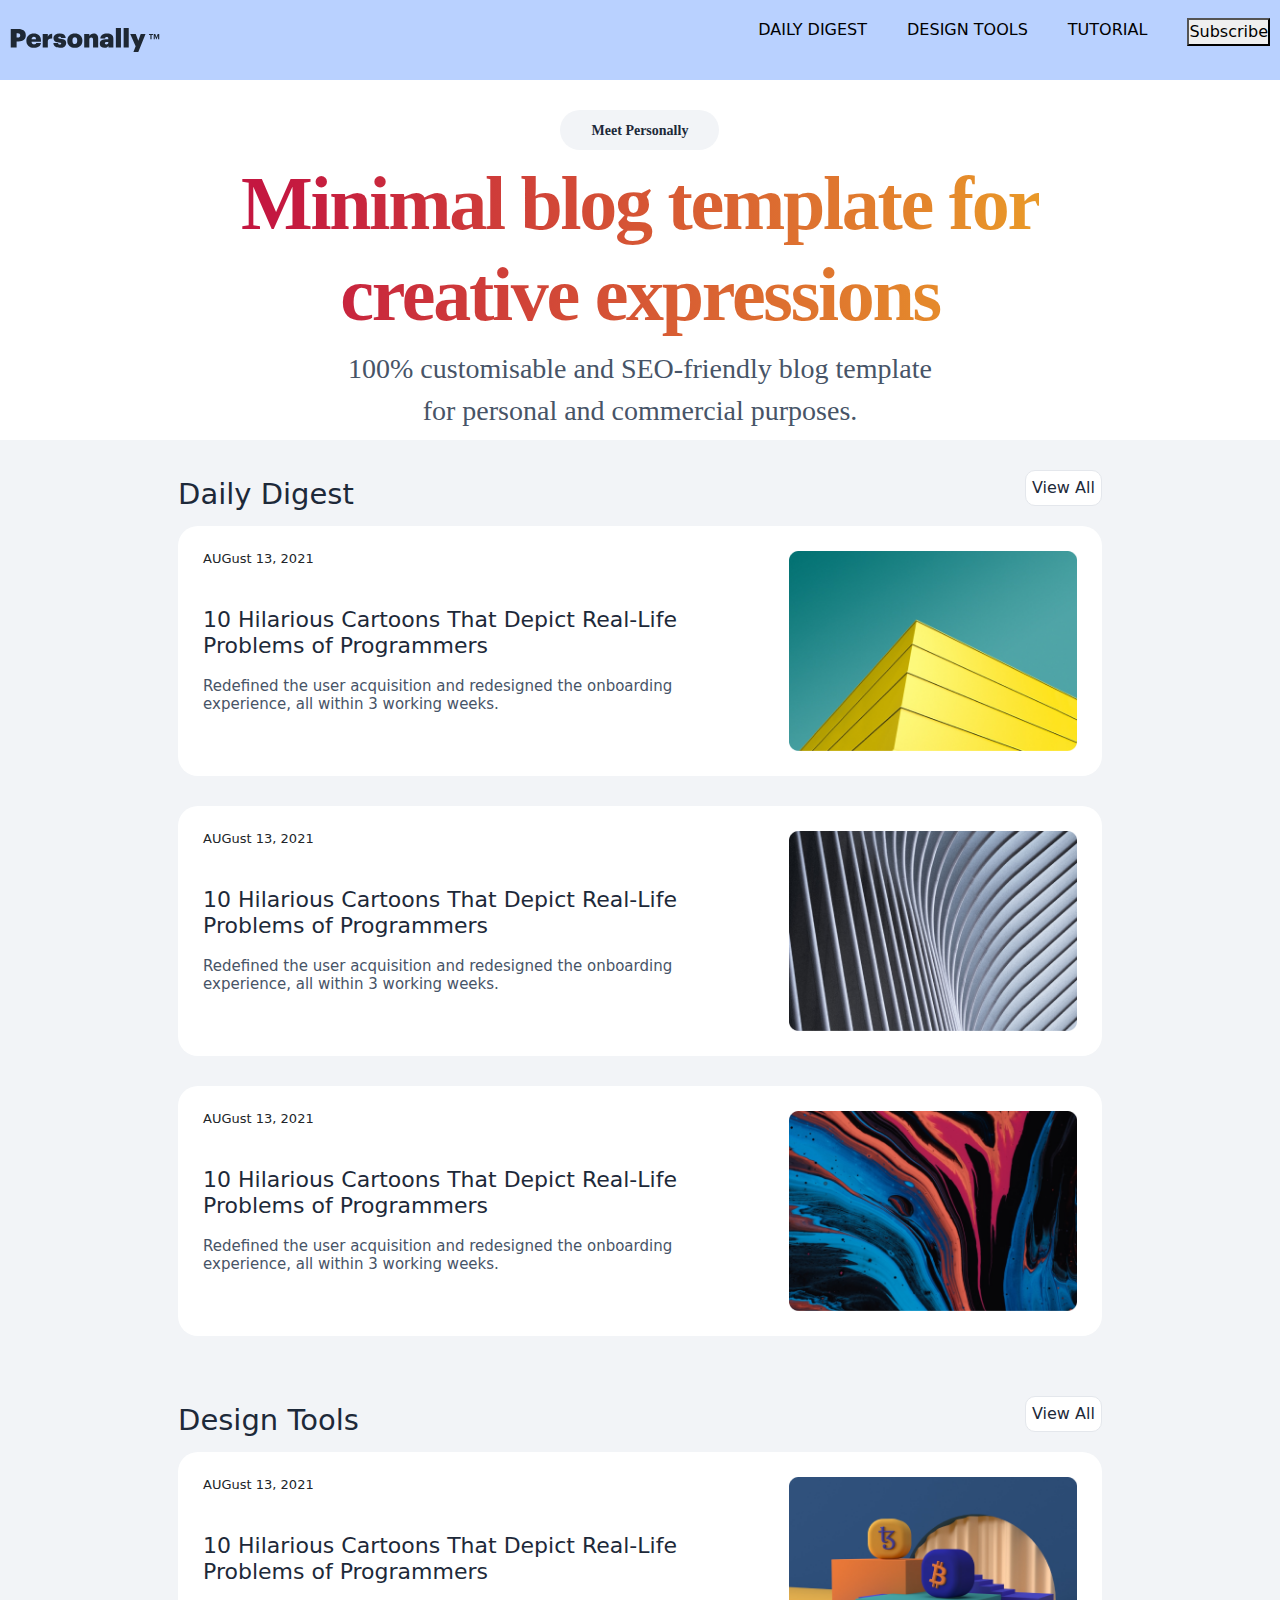
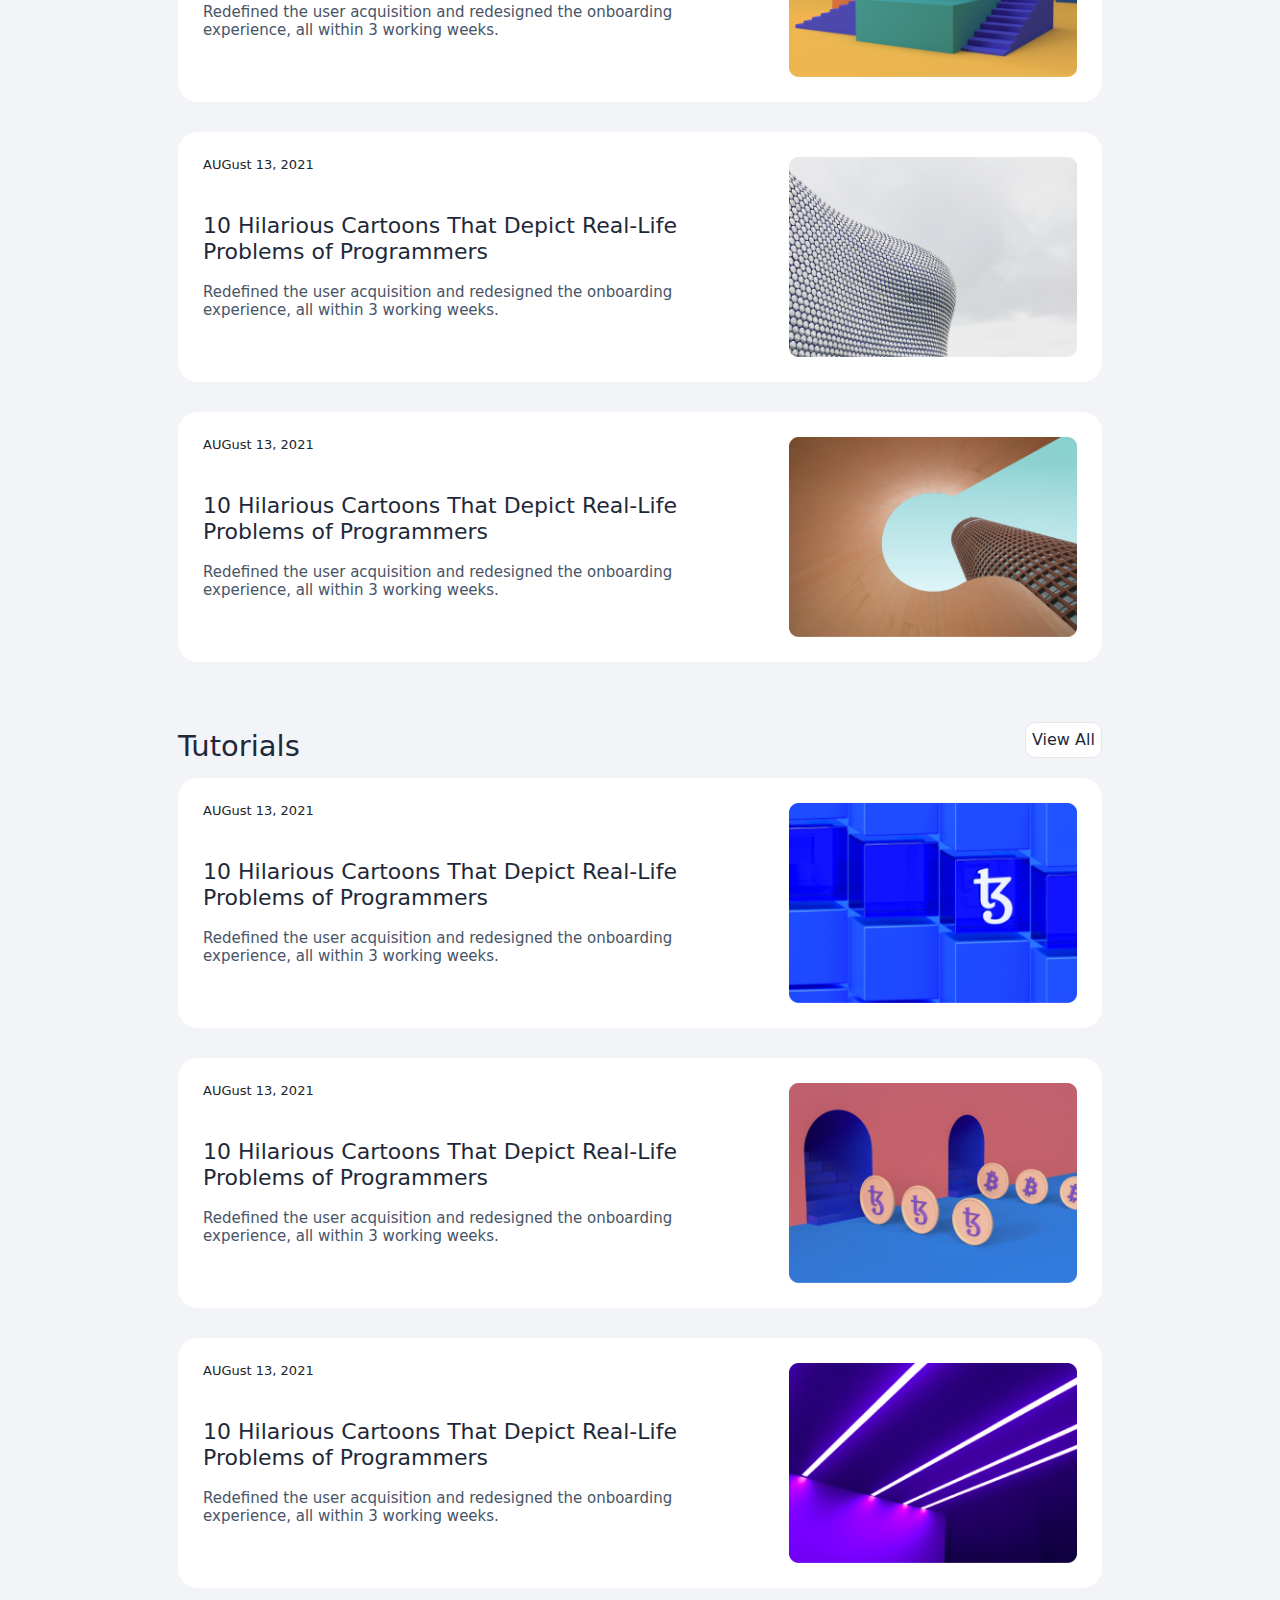
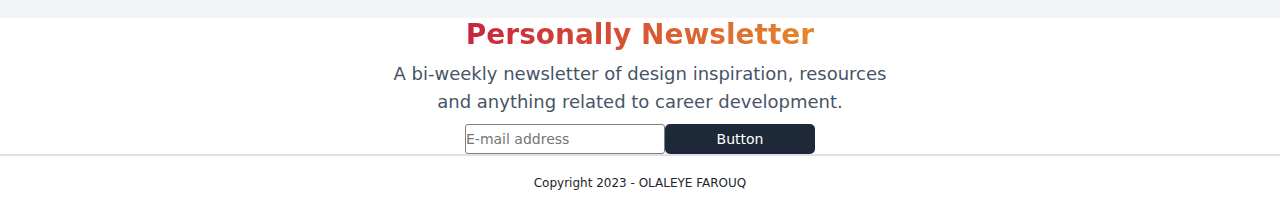
<file: index.html>
<html lang="en">
<head>
    <meta charset="UTF-8">
    <meta http-equiv="X-UA-Compatible" content="IE=edge">
    <meta name="viewport" content="width=device-width, initial-scale=1.0">
    <title>Blog Website</title>
    <link rel="stylesheet" href="index.css">
    <link rel="stylesheet" href="css/bootstrap.min.css">
    <link rel="stylesheet" href="js/bootstrap.bundle.min.js">
    <link rel="preconnect" href="https://fonts.googleapis.com">
<link rel="preconnect" href="https://fonts.gstatic.com" crossorigin>
<link href="https://fonts.googleapis.com/css2?family=Poppins:ital,wght@0,100;0,200;0,300;0,400;1,100;1,300&display=swap" rel="stylesheet">
</head>
<body>
    <div class="body">
      
    
      <header>
        <div class="lab">
          <img src="images/personally-logo.svg" alt="" id="Personally">
          <label for="mobileIcon" class="mobile">
          <div class="mobile-icon">
            <img src="images/baseline-menu.svg" alt="">
          </div>
          </label></div>
          <input type="checkbox" id="mobileIcon" class="mobileIcon">
        
        <nav class="navbar"> 
      <ul>
                 <a href="#daily-digest"> <li>Daily Digest</li></a>
                <a href="#design-tools">  <li>Design Tools</li></a>
                <a href="#tutorial"> <li>Tutorial</li></a> 
                  <button>Subscribe</button>
          </ul>
      </nav>
      </header>
        <div class="herosection">
            <div class="Personally"><h3>Meet Personally</h3></div>
            <h1>Minimal blog template for <br> creative expressions</h1>
            <h3>100% customisable and SEO-friendly blog template <br> for  personal and commercial purposes.</h3>
        </div>
       <section class="father" id="daily-digest">
            <div class="father-1">
                <div class="father-2">
                <h3>Daily Digest</h3>
               <a href="daily.html"><button>View All</button></a> 
                </div>
                <div class="father-3">
                   <div class="father-4">
                    <h4>AUGust 13, 2021 </h4>
                    <h2>10 Hilarious Cartoons That Depict Real-Life <br> Problems of Programmers</h2>
                    <h3>Redefined the user acquisition and redesigned the onboarding <br> experience, all within 3 working weeks.</h3>
                  </div> 
                  <img src="images/unsplash1.png" alt="">
                </div>

            </div>
            <div class="father-1">
   
              <div class="father-3">
                 <div class="father-4">
                  <h4>AUGust 13, 2021 </h4>
                  <h2>10 Hilarious Cartoons That Depict Real-Life <br> Problems of Programmers</h2>
                  <h3>Redefined the user acquisition and redesigned the onboarding <br> experience, all within 3 working weeks.</h3>
                </div> 
                <img src="images/unsplash2.png" alt="">
              </div>

          </div>
           
            <div class="father-1">
   
                <div class="father-3">
                   <div class="father-4">
                    <h4>AUGust 13, 2021 </h4>
                    <h2>10 Hilarious Cartoons That Depict Real-Life <br> Problems of Programmers</h2>
                    <h3>Redefined the user acquisition and redesigned the onboarding <br> experience, all within 3 working weeks.</h3>
                  </div> 
                  <img src="images/unsplash3.png" alt="">
                </div>

            </div>
            
        </section>
        

        <section class="mother" id="design-tools">
            <div class="mother-1">
                <div class="mother-2">
                <h3>Design Tools</h3>
               <a href="tools.html"> <button>View All</button></a> 
                </div>
                <div class="mother-3">
                   <div class="mother-4">
                    <h4>AUGust 13, 2021 </h4>
                    <h2>10 Hilarious Cartoons That Depict Real-Life <br> Problems of Programmers</h2>
                    <h3>Redefined the user acquisition and redesigned the onboarding <br> experience, all within 3 working weeks.</h3>
                  </div> 
                  <img src="images/unsplash4.png" alt="">
                </div>

            </div>
            <div class="mother-1">
                
                <div class="mother-3">
                   <div class="mother-4">
                    <h4>AUGust 13, 2021 </h4>
                    <h2>10 Hilarious Cartoons That Depict Real-Life <br> Problems of Programmers</h2>
                    <h3>Redefined the user acquisition and redesigned the onboarding <br> experience, all within 3 working weeks.</h3>
                  </div> 
                  <img src="images/unsplash5.png" alt="">
                </div>

            </div>
            <div class="mother-1">
   
                <div class="mother-3">
                   <div class="mother-4">
                    <h4>AUGust 13, 2021 </h4>
                    <h2>10 Hilarious Cartoons That Depict Real-Life <br> Problems of Programmers</h2>
                    <h3>Redefined the user acquisition and redesigned the onboarding <br> experience, all within 3 working weeks.</h3>
                  </div> 
                  <img src="images/unsplash6.png" alt="">
                </div>

            </div>
            
        </section>

        
        <section class="son" id="tutorial">
            <div class="son-1">
                <div class="son-2">
                <h3>Tutorials</h3>
               <a href="tutorials.html"> <button>View All</button></a>
                </div>
                <div class="son-3">
                   <div class="son-4">
                    <h4>AUGust 13, 2021 </h4>
                    <h2>10 Hilarious Cartoons That Depict Real-Life <br> Problems of Programmers</h2>
                    <h3>Redefined the user acquisition and redesigned the onboarding <br> experience, all within 3 working weeks.</h3>
                  </div> 
                  <img src="images/unsplash7.png" alt="">
                </div>

            </div>
            <div class="son-1">
                
                <div class="son-3">
                   <div class="son-4">
                    <h4>AUGust 13, 2021 </h4>
                    <h2>10 Hilarious Cartoons That Depict Real-Life <br> Problems of Programmers</h2>
                    <h3>Redefined the user acquisition and redesigned the onboarding <br> experience, all within 3 working weeks.</h3>
                  </div> 
                  <img src="images/unsplash8.png" alt="">
                </div>

            </div>
            <div class="son-1">
   
                <div class="son-3">
                   <div class="son-4">
                    <h4>AUGust 13, 2021 </h4>
                    <h2>10 Hilarious Cartoons That Depict Real-Life <br> Problems of Programmers</h2>
                    <h3>Redefined the user acquisition and redesigned the onboarding <br> experience, all within 3 working weeks.</h3>
                  </div> 
                  <img src="images/unsplash9.png" alt="">
                </div>

            </div>
            
        </section>


        <div class="newsletter">
          <h3>Personally Newsletter</h3>
          <h4>A bi-weekly newsletter of design inspiration, resources <br>and anything related to career development.</h4>
         <div class="newsbutton">
          <input type="text" placeholder="E-mail address" required></input>
          <button>Button</button>
         </div>
      </div>

      <div class="last">
        <div class="border"></div>
        <h3>Copyright 2023 - OLALEYE FAROUQ</h3>
        </div>





    </div>
</body>
</html>
</file>
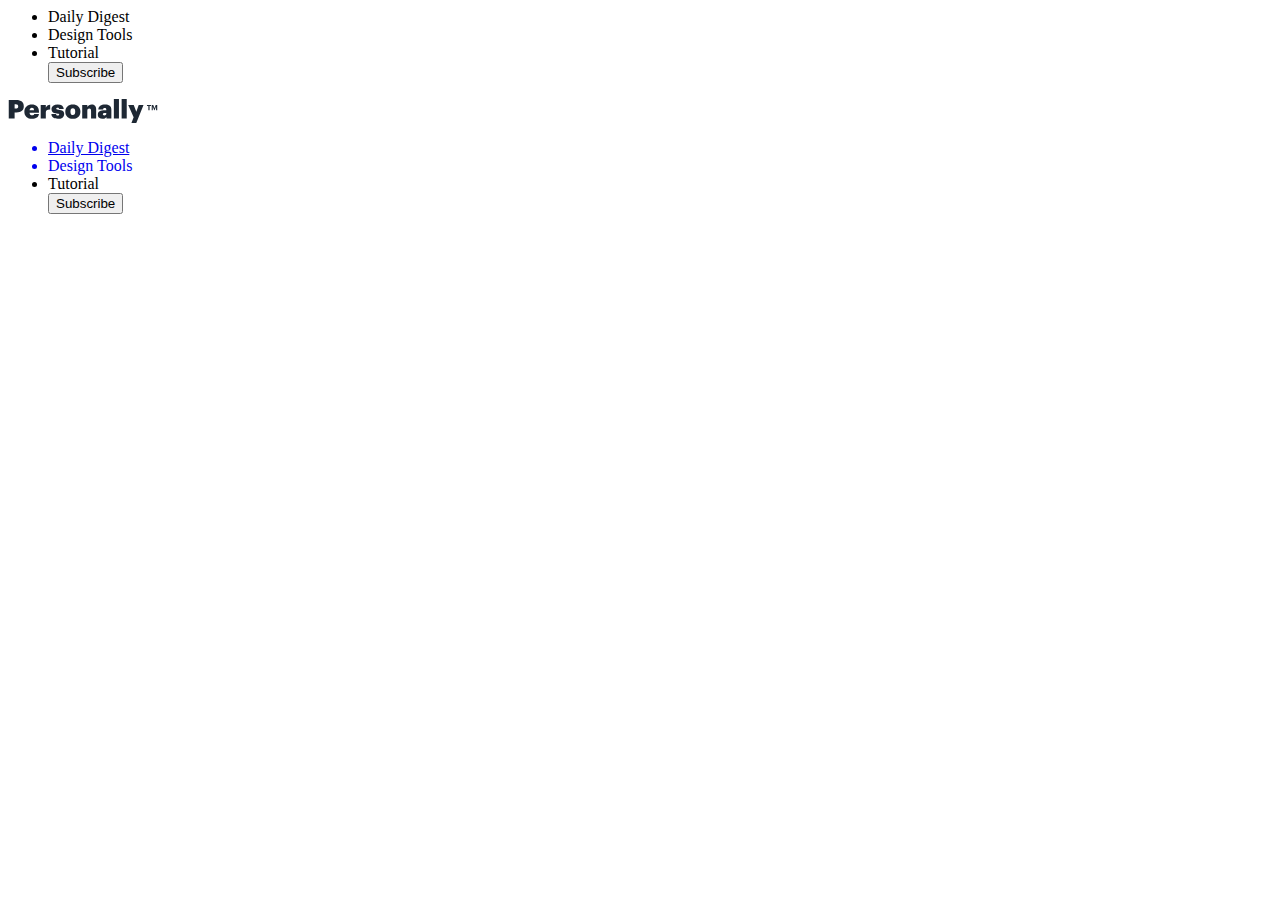
<file: als.html>
<html lang="en">
<head>
    <meta charset="UTF-8">
    <meta http-equiv="X-UA-Compatible" content="IE=edge">
    <meta name="viewport" content="width=device-width, initial-scale=1.0">
    <link rel="stylesheet" href="als.css">
    <title>Document</title>
</head>
<body>
    <header>
        <label for="mobileIcon" class="mobile">
              <div class="mobile-icon">
                <img src="images/baseline-menu.svg" alt="">
              </div>
        </label>
        <input type="checkbox" id="mobileIcon" class="mobileIcon">
       
       <nav class="navbar"> 
        <ul>
                    <li>Daily Digest</li>
                    <li>Design Tools</li>
                    <li>Tutorial</li>
                    <button>Subscribe</button>
            </ul>
        </nav>
    </header>
</body>
</html>











<div class="navbar">
          
    <img src="images/personally-logo.svg" alt=""> 
       </a> <ul class="link">
           <a href="daily.html"> <li>Daily Digest</li></a>
           <a href="#design-tools" style="text-decoration: none;"><li>Design Tools</li></a>
            <li>Tutorial</li>
            <button>Subscribe</button>
            <label for="mobileIcon" class="mobile">
              <div class="mobile-icon">
                <img src="images/baseline-menu.svg" alt="">
              </div>
            </label>
            <input type="checkbox" id="mobileIcon" class="mobileIcon">
        </ul>
</div>
</file>
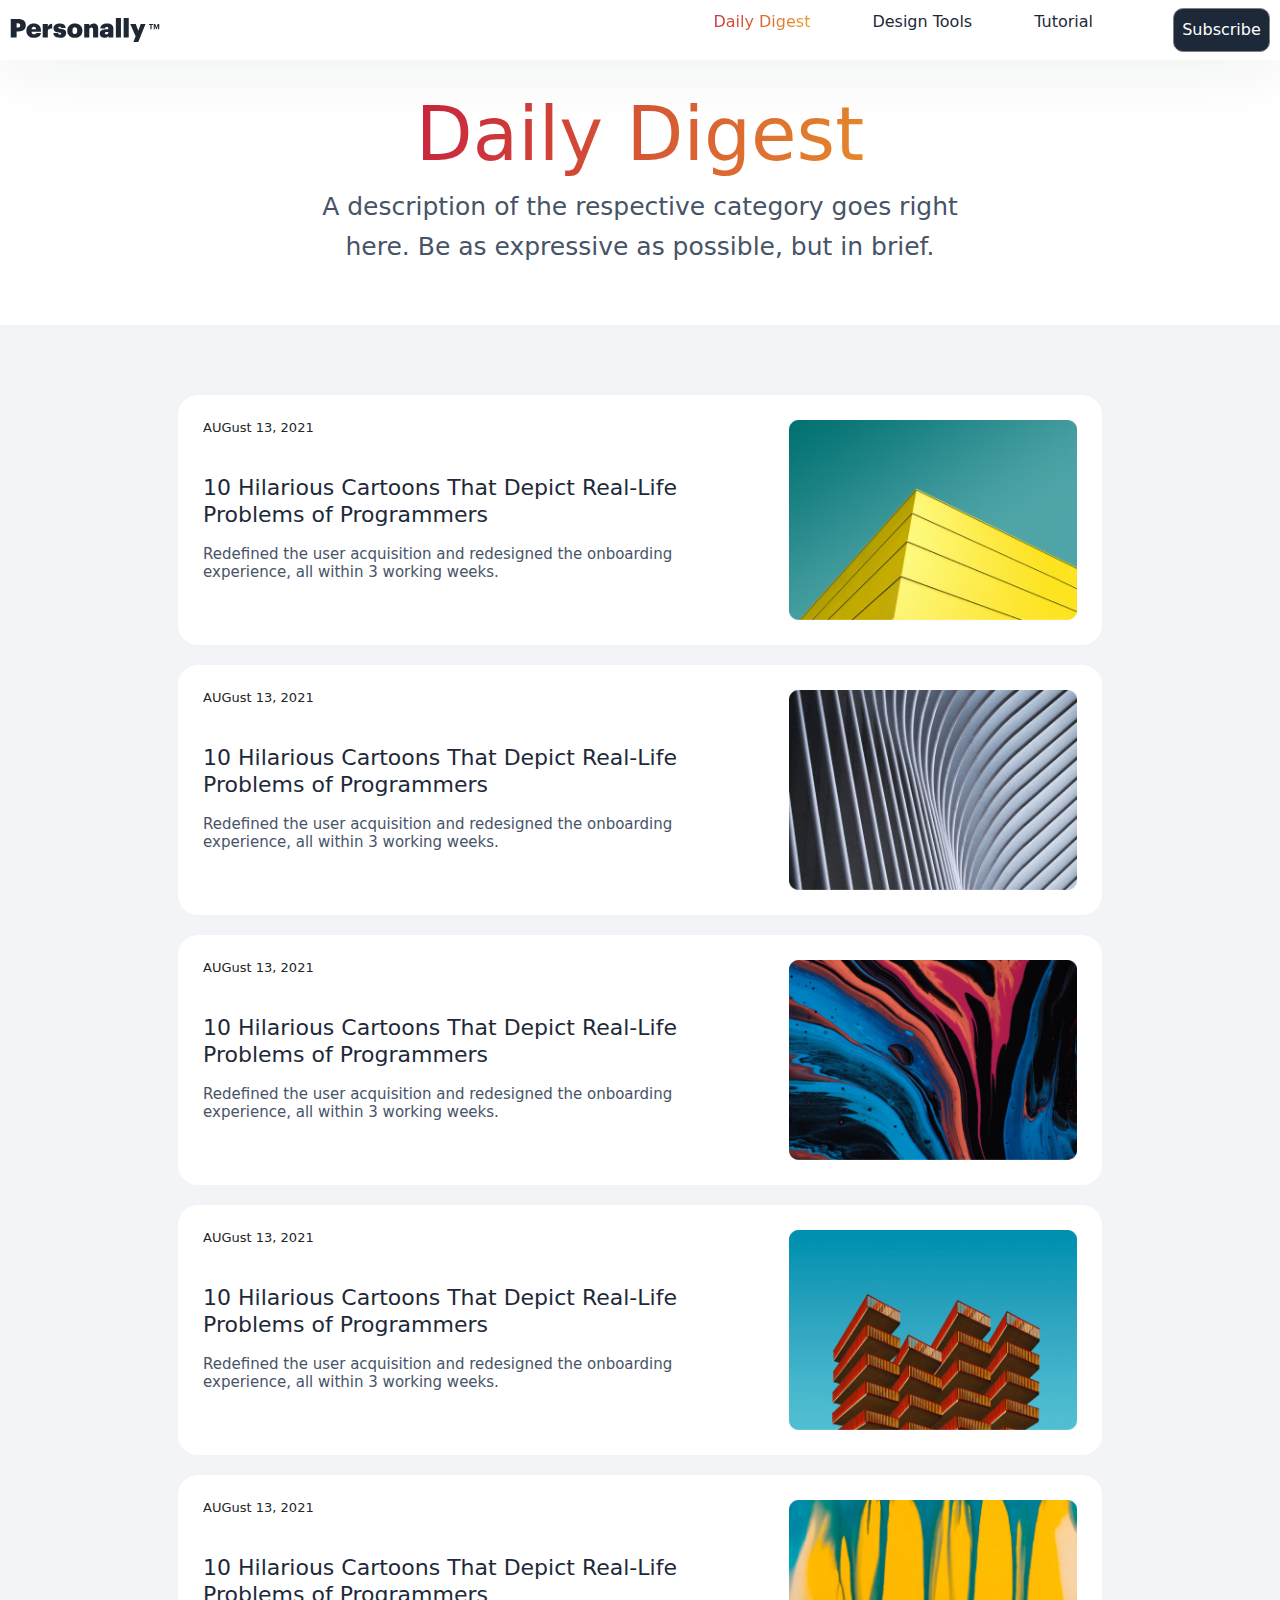
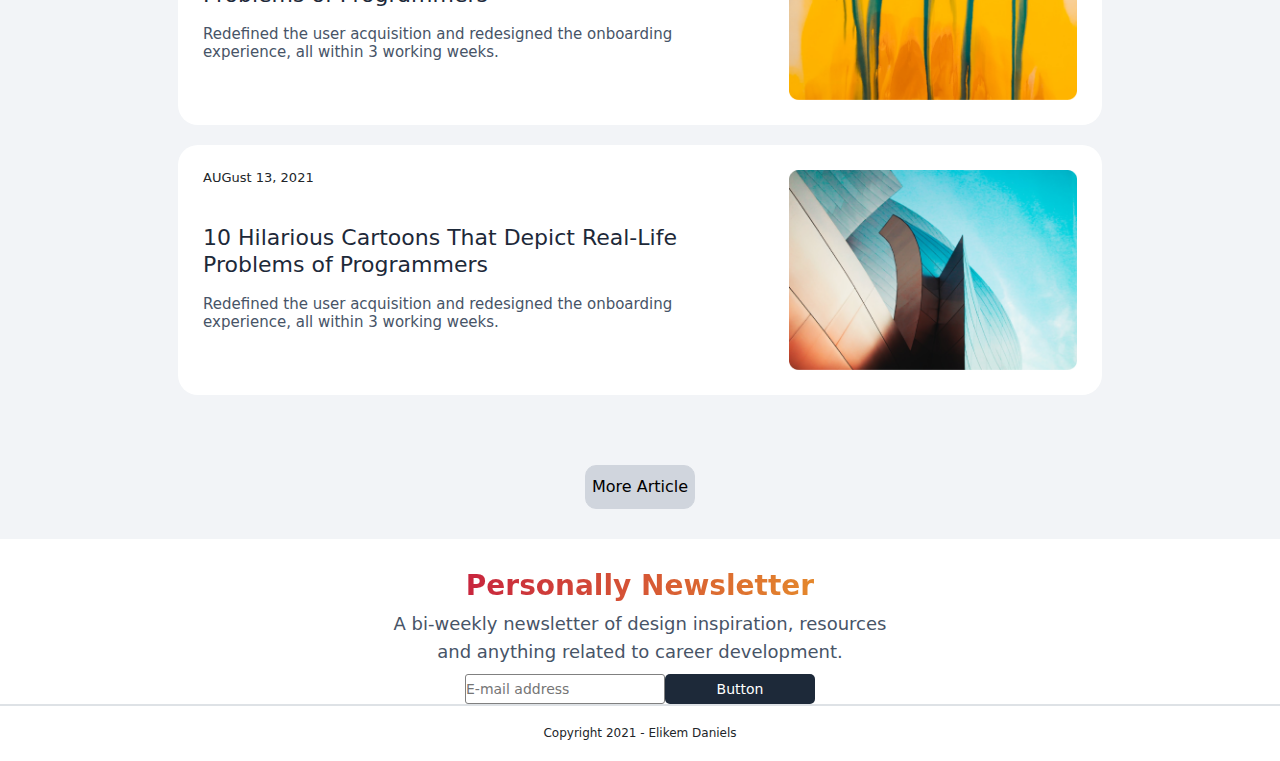
<file: daily.html>
<html lang="en">
<head>
    <meta charset="UTF-8">
    <meta http-equiv="X-UA-Compatible" content="IE=edge">
    <meta name="viewport" content="width=device-width, initial-scale=1.0">
    <title>Document</title>
    <link rel="stylesheet" href="daily.css">
    <link rel="stylesheet" href="css/bootstrap.min.css">
    <link rel="stylesheet" href="js/bootstrap.bundle.min.js">
</head>
<body>
    <div>
        <nav class="navbar">
            <img src="images/personally-logo.svg" alt=""> 
                <li class="link">
                    <ol class="dig">Daily Digest</ol>
                    <ol>Design Tools</ol>
                    <ol>Tutorial</ol>
                    <button>Subscribe</button>
                </li>
        </nav>
        <div class="herosection">
            <h2>Daily Digest</h2>
         <h3> A description of the respective category goes right <br> here. Be as expressive as possible, but in brief.</h3>
        </div>


        <section class="father">
            
                <div class="father-3">
                   <div class="father-4">
                    <h4>AUGust 13, 2021 </h4>
                 <a href="singlearticle1.html" style="text-decoration: none;"><h2 >10 Hilarious Cartoons That Depict Real-Life <br> Problems of Programmers</h2></a>   
                    <h3>Redefined the user acquisition and redesigned the onboarding <br> experience, all within 3 working weeks.</h3>
                  </div> 
                  <img src="images/unsplash1.png" alt="">
                </div>

            
                
                <div class="father-3">
                   <div class="father-4">
                    <h4>AUGust 13, 2021 </h4>
                    <h2>10 Hilarious Cartoons That Depict Real-Life <br> Problems of Programmers</h2>
                    <h3>Redefined the user acquisition and redesigned the onboarding <br> experience, all within 3 working weeks.</h3>
                  </div> 
                  <img src="images/unsplash2.png" alt="">
                </div>

            
  
                <div class="father-3">
                   <div class="father-4">
                    <h4>AUGust 13, 2021 </h4>
                    <h2>10 Hilarious Cartoons That Depict Real-Life <br> Problems of Programmers</h2>
                    <h3>Redefined the user acquisition and redesigned the onboarding <br> experience, all within 3 working weeks.</h3>
                  </div> 
                  <img src="images/unsplash3.png" alt="">
                </div>

           
            
            
   
                <div class="father-3">
                   <div class="father-4">
                    <h4>AUGust 13, 2021 </h4>
                    <h2>10 Hilarious Cartoons That Depict Real-Life <br> Problems of Programmers</h2>
                    <h3>Redefined the user acquisition and redesigned the onboarding <br> experience, all within 3 working weeks.</h3>
                  </div> 
                  <img src="images/unsplash10.png" alt="">
                </div>

           
            
   
                <div class="father-3">
                   <div class="father-4">
                    <h4>AUGust 13, 2021 </h4>
                    <h2>10 Hilarious Cartoons That Depict Real-Life <br> Problems of Programmers</h2>
                    <h3>Redefined the user acquisition and redesigned the onboarding <br> experience, all within 3 working weeks.</h3>
                  </div> 
                  <img src="images/unsplash11.png" alt="">
                </div>

        
            
   
                <div class="father-3">
                   <div class="father-4">
                    <h4>AUGust 13, 2021 </h4>
                    <h2>10 Hilarious Cartoons That Depict Real-Life <br> Problems of Programmers</h2>
                    <h3>Redefined the user acquisition and redesigned the onboarding <br> experience, all within 3 working weeks.</h3>
                  </div> 
                  <img src="images/unsplash12.png" alt="">
                </div>

           
            <button class="morearticle">More Article</button>
        </section>

        <div class="newsletter">
          <h3>Personally Newsletter</h3>
          <h4>A bi-weekly newsletter of design inspiration, resources <br>and anything related to career development.</h4>
         <div class="newsbutton">
          <input type="text" placeholder="E-mail address" required></input>
          <button>Button</button>
         </div>
      </div>

        <div class="last">
          <div class="border"></div>
          <h3>Copyright 2021 - Elikem Daniels</h3>
          </div>









    </div>

</body>
</html>
</file>
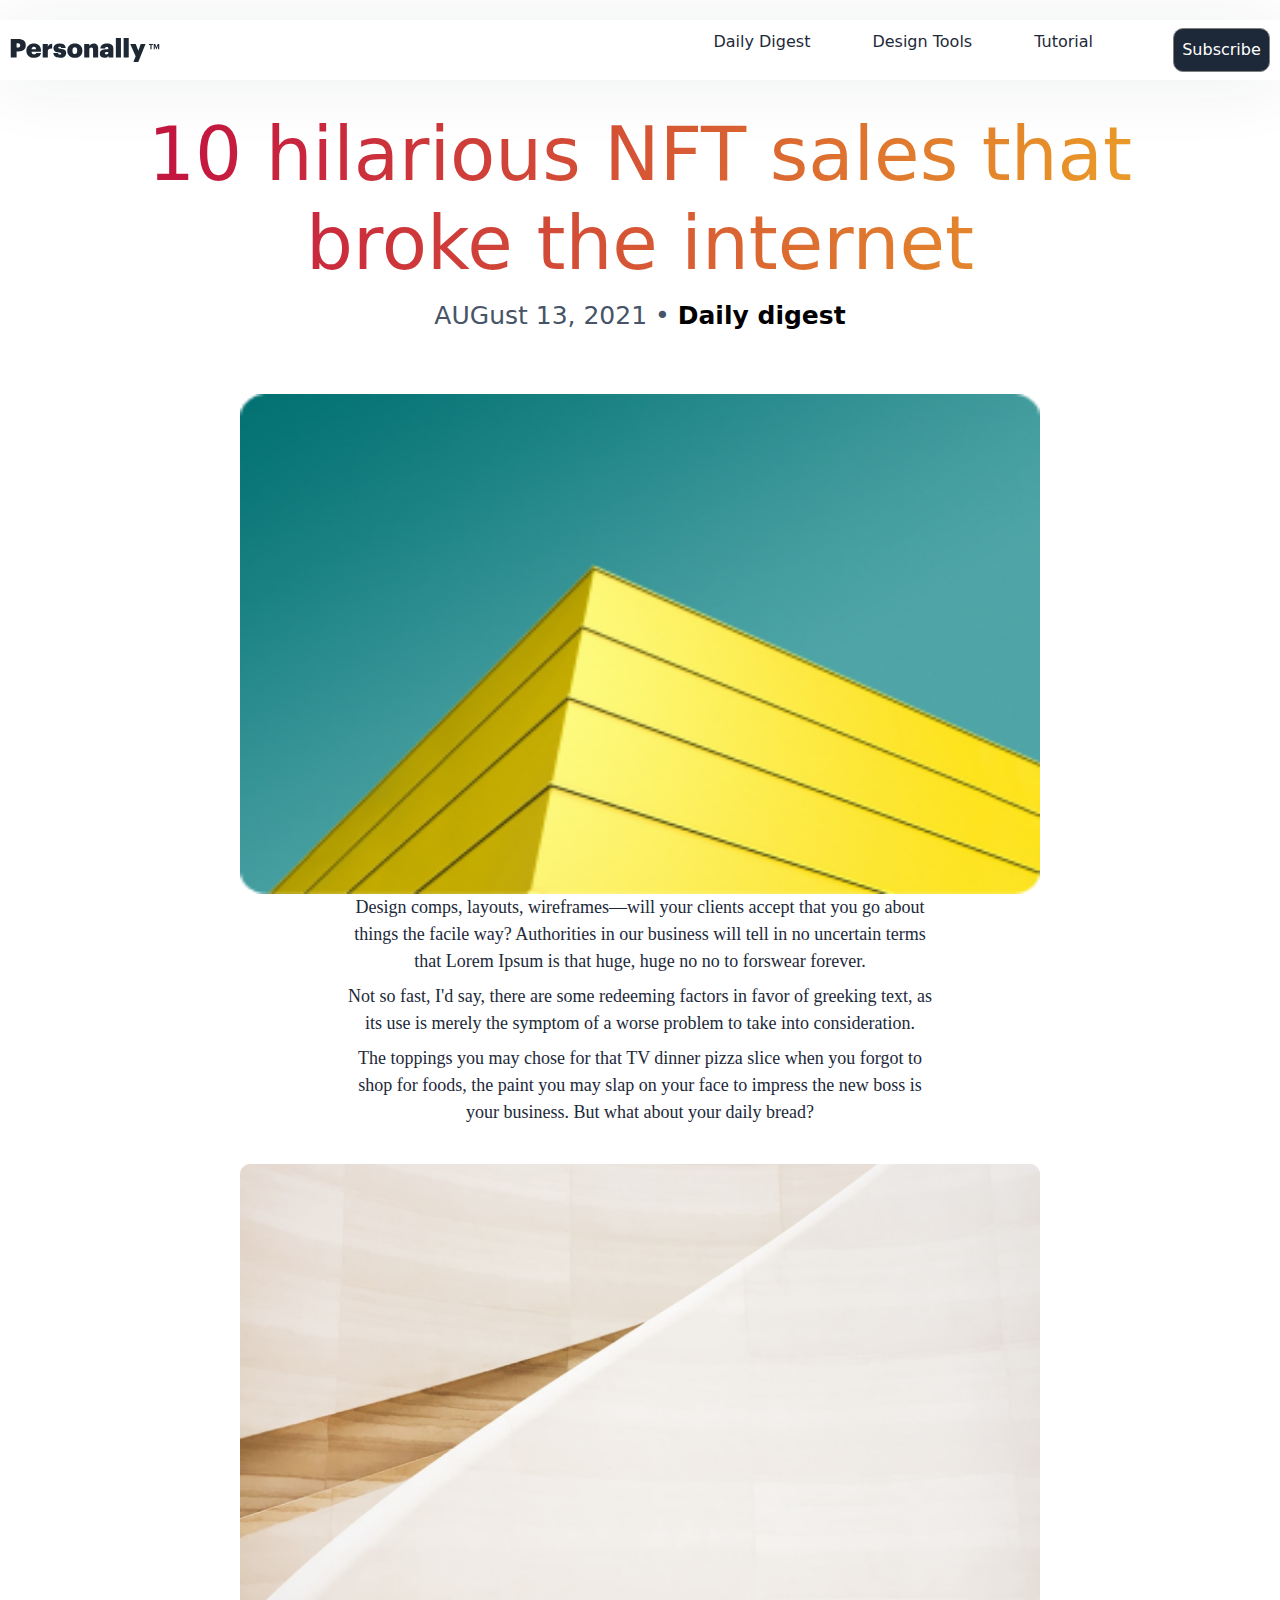
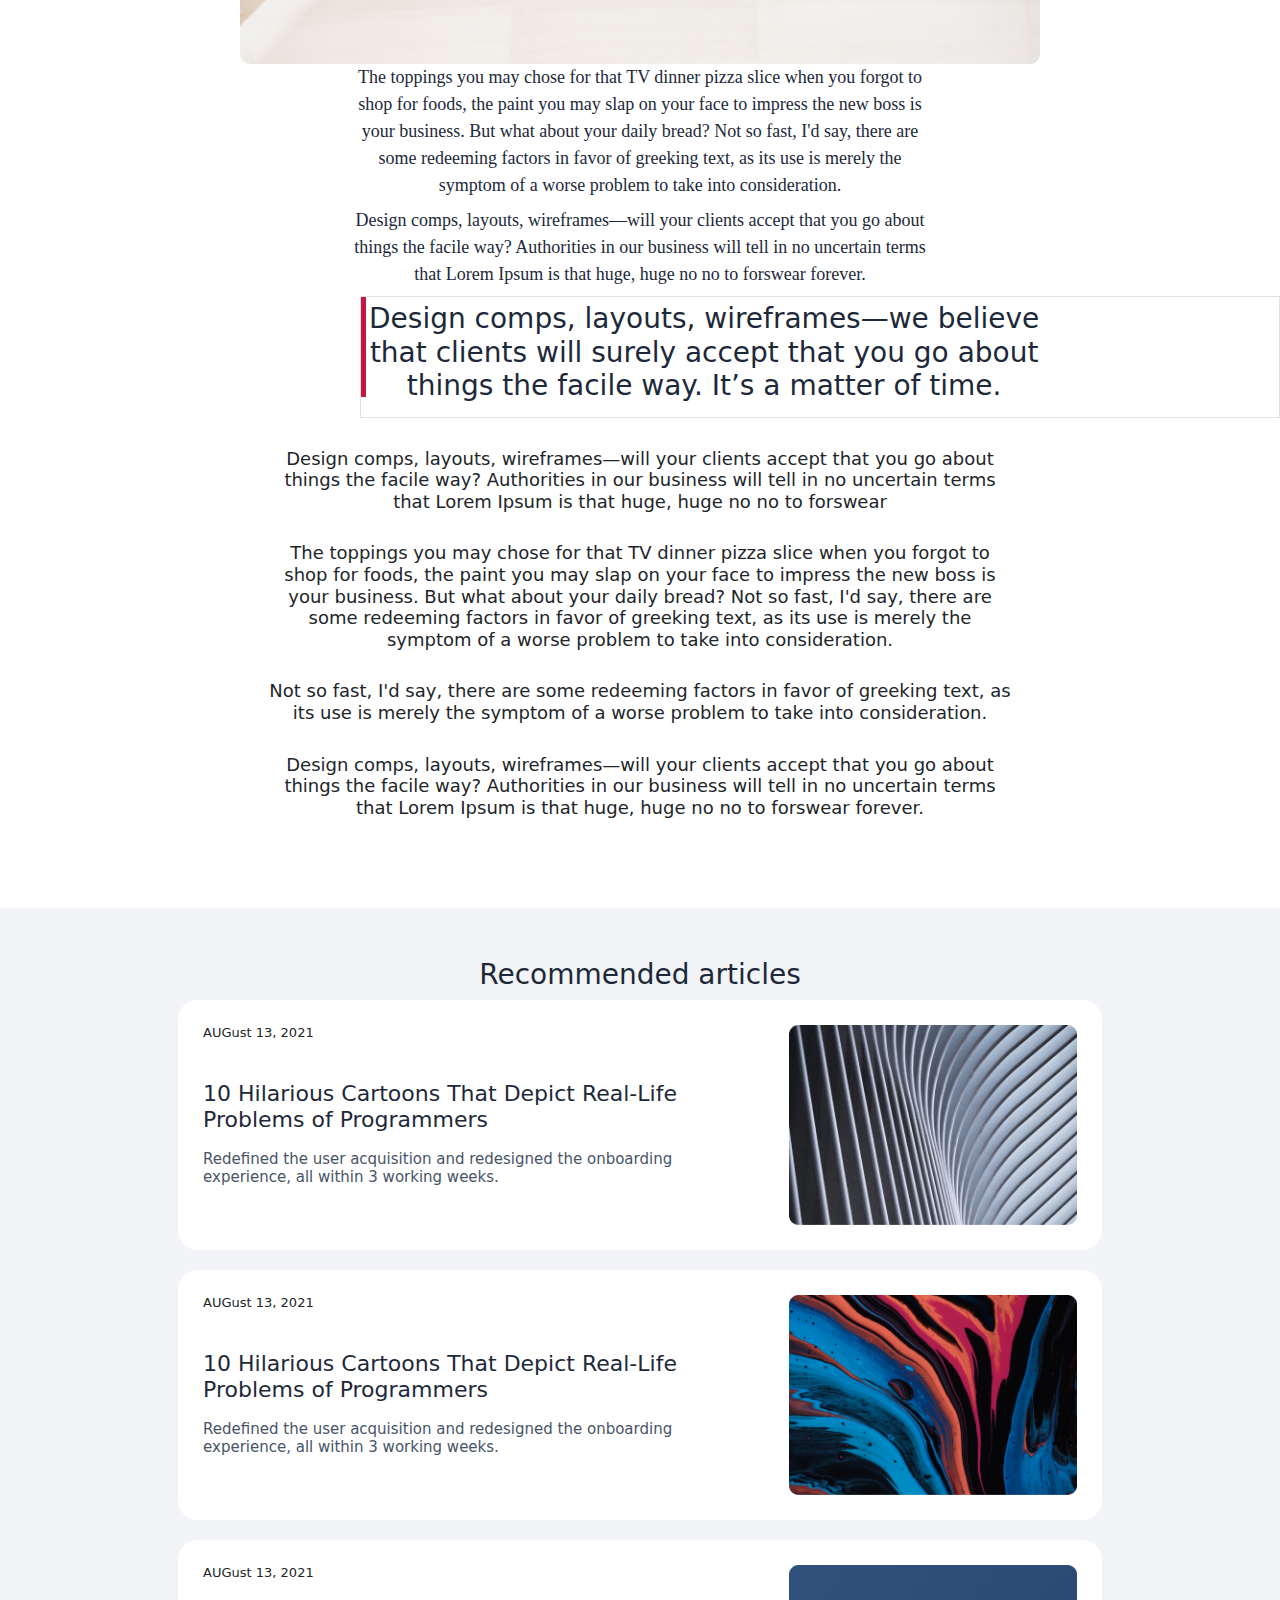
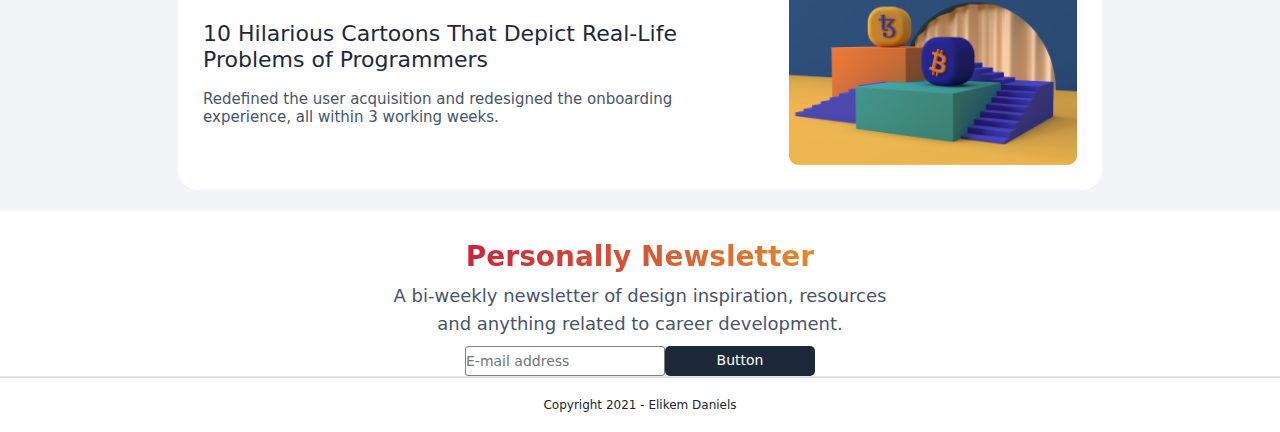
<file: singlearticle1.html>
<html lang="en">
<head>
    <meta charset="UTF-8">
    <meta http-equiv="X-UA-Compatible" content="IE=edge">
    <meta name="viewport" content="width=device-width, initial-scale=1.0">
    <title>Document</title>
    <link rel="stylesheet" href="singlearticle1.css">
    <link rel="stylesheet" href="css/bootstrap.min.css">
    <link rel="stylesheet" href="js/bootstrap.bundle.min.js">
</head>
<body>
    
    <nav class="navbar">
        <img src="images/personally-logo.svg" alt=""> 
            <li class="link">
                <ol>Daily Digest</ol>
                <ol>Design Tools</ol>
                <ol>Tutorial</ol>
                <button>Subscribe</button>
            </li>
    </nav>
    <div class="herosection">
        <h2>10 hilarious NFT sales that <br> broke the internet</h2>
       <h4> AUGust 13, 2021 • <span>Daily digest </span> </h4>
     </div>

     <div class="div1">
        <img src="images/unsplash1.png" alt="">

       <h3>Design comps, layouts, wireframes—will your clients accept that you go about <br>things the facile way? Authorities in our business will tell in no uncertain terms <br> that Lorem Ipsum is that huge, huge no no to forswear forever. </h3>

       <h3>Not so fast, I'd say, there are some redeeming factors in favor of greeking text, as <br> its use is merely the symptom of a worse problem to take into consideration.</h3>

      <h3>The toppings you may chose for that TV dinner pizza slice when you forgot to <br> shop for foods, the paint you may slap on your face to impress the new boss is <br> your business. But what about your daily bread?</h3> 
     </div>


     <div class="div2">
        <img src="images/unsplash24.png" alt="">

       <h3> The toppings you may chose for that TV dinner pizza slice when you forgot to <br> shop for foods, the paint you may slap on your face to impress the new boss is <br> your business. But what about your daily bread? Not so fast, I'd say, there are <br> some redeeming factors in favor of greeking text, as its use is merely the <br> symptom of a worse problem to take into consideration.</h3>

       <h3>Design comps, layouts, wireframes—will your clients accept that you go about <br> things the facile way? Authorities in our business will tell in no uncertain terms <br> that Lorem Ipsum is that huge, huge no no to forswear forever. </h3>

      



       </div>
  <div class="border" style="display: flex; align-items: center; text-align: center; margin-left: 360px; border: none;">
            <div class="bor"  style="border-left: 5px solid #C41740; width: 8px;  height: 100px; margin-bottom: 20px;;"></div>
            <div class="bord" style="text-align: center; font-weight: 600;font-size: 30px;color: #1D2939; ">
               <h3> Design comps, layouts, wireframes—we believe <br> that clients will surely accept that you go about <br> things the facile way. It’s a matter of time. <h3></h3>
            </div>
        </div>
        <div class="layouts">
           <h4> Design comps, layouts, wireframes—will your clients accept that you go about <br> things the facile way? Authorities in our business will tell in no uncertain terms <br> that Lorem Ipsum is that huge, huge no no to forswear </h4>

        <h4>The toppings you may chose for that TV dinner pizza slice when you forgot to <br> shop for foods, the paint you may slap on your face to impress the new boss is <br> your business. But what about your daily bread? Not so fast, I'd say, there are <br> some redeeming factors in favor of greeking text, as its use is merely the <br> symptom of a worse problem to take into consideration. </h4>

       <h4> Not so fast, I'd say, there are some redeeming factors in favor of greeking text, as <br> its use is merely the symptom of a worse problem to take into consideration. </h4>

       <h4> Design comps, layouts, wireframes—will your clients accept that you go about <br> things the facile way? Authorities in our business will tell in no uncertain terms <br> that Lorem Ipsum is that huge, huge no no to forswear forever. </h4>
        </div>




        
           
            <section class="father">
                <div class="father-2"><h3>Recommended articles</h3></div> 
                
                    <div class="father-3">
                       <div class="father-4">
                        <h4>AUGust 13, 2021 </h4>
                        <h2>10 Hilarious Cartoons That Depict Real-Life <br> Problems of Programmers</h2>
                        <h3>Redefined the user acquisition and redesigned the onboarding <br> experience, all within 3 working weeks.</h3>
                      </div> 
                      <img src="images/unsplash2.png" alt="">
                    </div>
    
                    
                    <div class="father-3">
                       <div class="father-4">
                        <h4>AUGust 13, 2021 </h4>
                        <h2>10 Hilarious Cartoons That Depict Real-Life <br> Problems of Programmers</h2>
                        <h3>Redefined the user acquisition and redesigned the onboarding <br> experience, all within 3 working weeks.</h3>
                      </div> 
                      <img src="images/unsplash3.png" alt="">
                    </div>
    
               
                    <div class="father-3">
                       <div class="father-4">
                        <h4>AUGust 13, 2021 </h4>
                        <h2>10 Hilarious Cartoons That Depict Real-Life <br> Problems of Programmers</h2>
                        <h3>Redefined the user acquisition and redesigned the onboarding <br> experience, all within 3 working weeks.</h3>
                      </div> 
                      <img src="images/unsplash4.png" alt="">
                    </div>
    
             
            </section>
            <div class="newsletter">
                <h3>Personally Newsletter</h3>
                <h4>A bi-weekly newsletter of design inspiration, resources <br>and anything related to career development.</h4>
               <div class="newsbutton">
                <input type="text" placeholder="E-mail address" required></input>
                <button>Button</button>
               </div>
            </div>
    
    
    
            <div class="last">
              <div class="border"></div>
              <h3>Copyright 2021 - Elikem Daniels</h3>
              </div>
    






        
















</body>
</html>
</file>
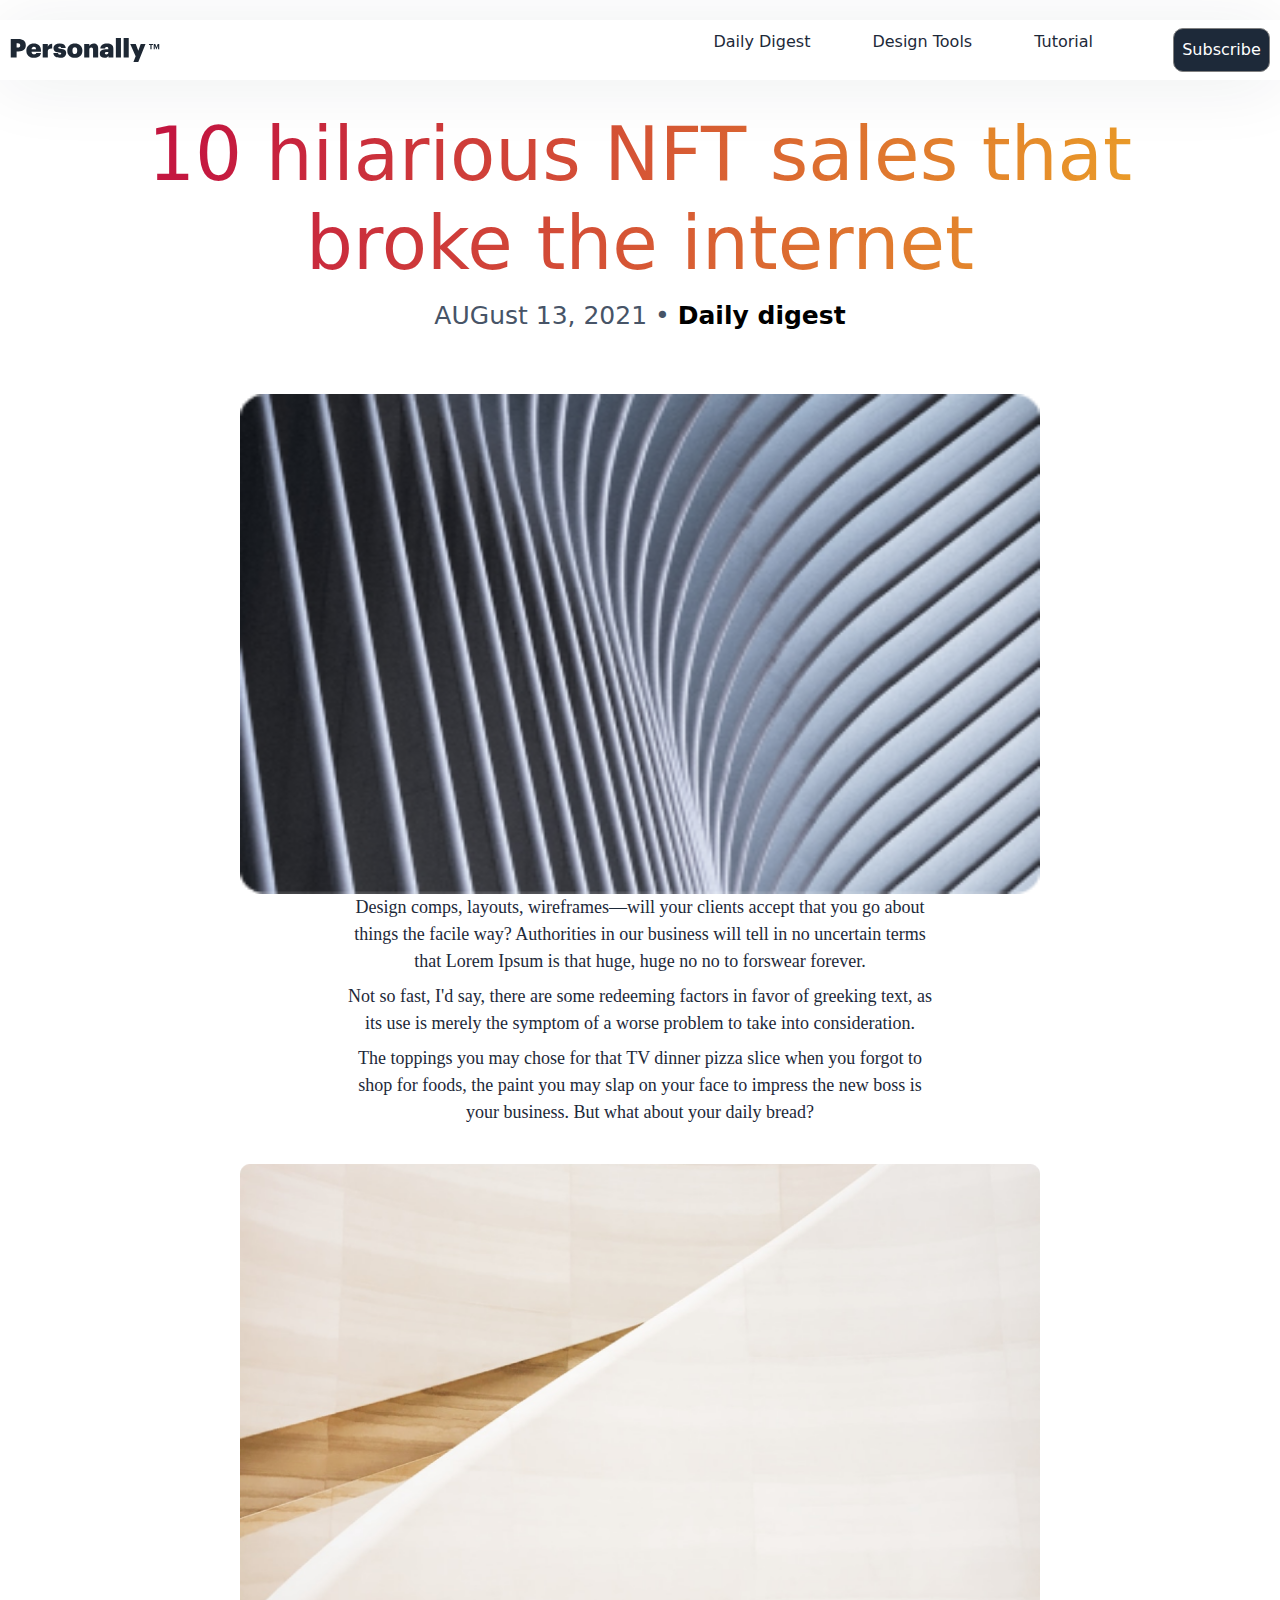
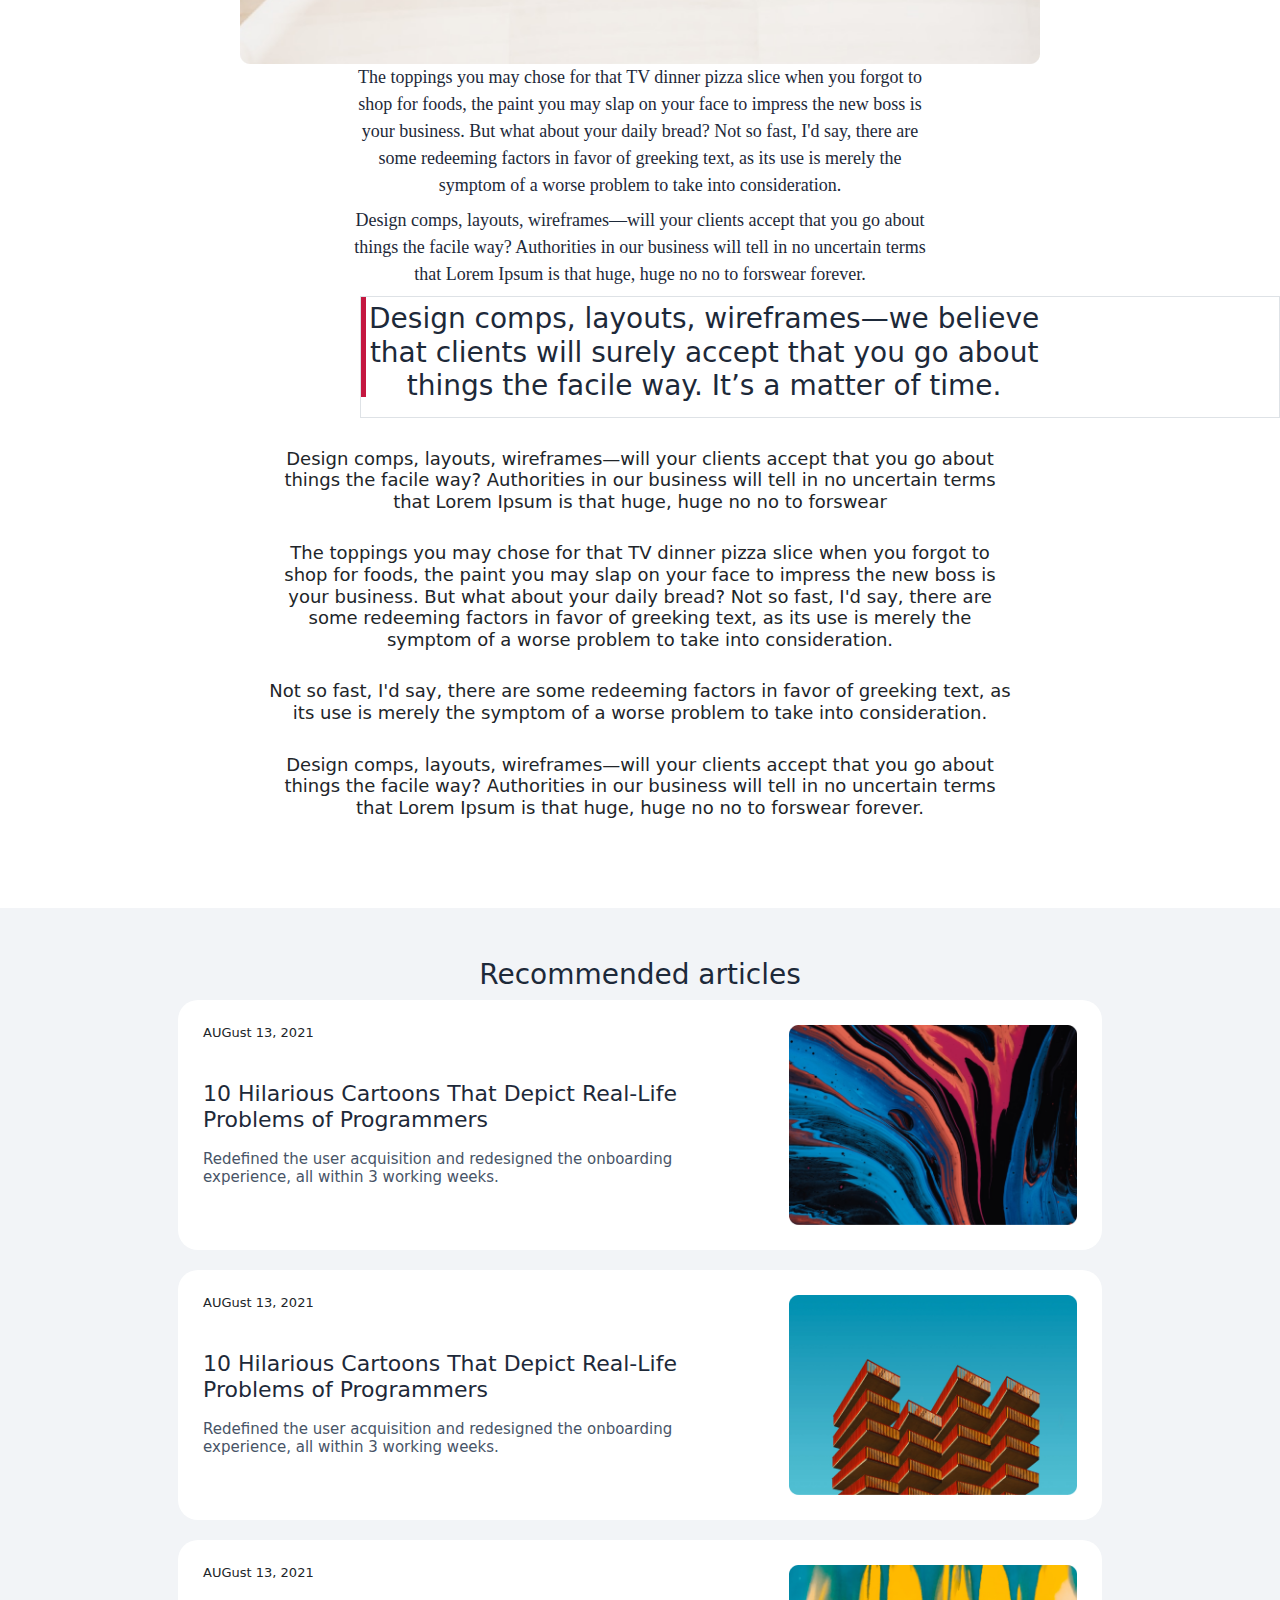
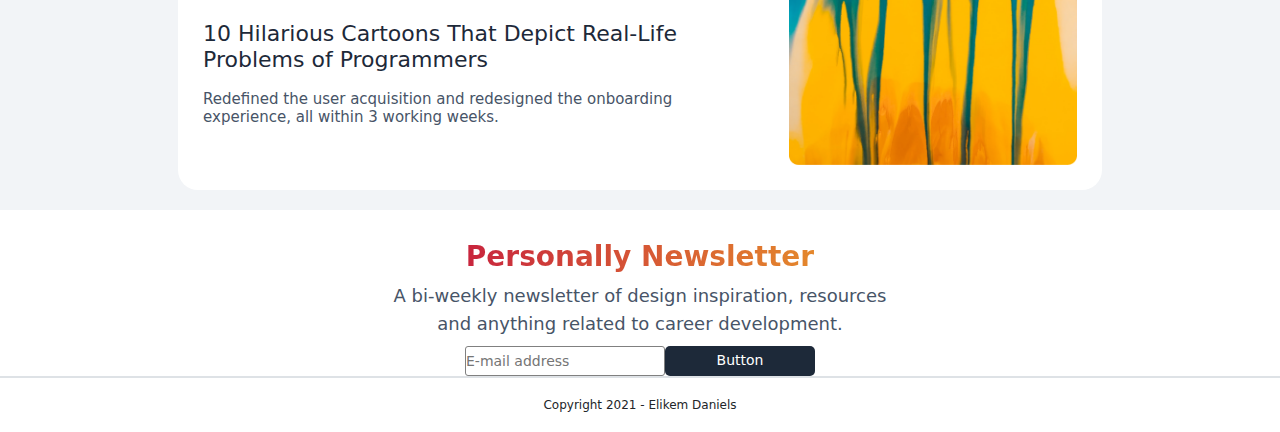
<file: singlearticle2.html>
<html lang="en">
<head>
    <meta charset="UTF-8">
    <meta http-equiv="X-UA-Compatible" content="IE=edge">
    <meta name="viewport" content="width=device-width, initial-scale=1.0">
    <title>Document</title>
    <link rel="stylesheet" href="singlearticle2.css">
    <link rel="stylesheet" href="css/bootstrap.min.css">
    <link rel="stylesheet" href="js/bootstrap.bundle.min.js">
</head>
<body>
    
  <nav class="navbar">
      <img src="images/personally-logo.svg" alt=""> 
          <li class="link">
              <ol>Daily Digest</ol>
              <ol>Design Tools</ol>
              <ol>Tutorial</ol>
              <button>Subscribe</button>
          </li>
  </nav>
  <div class="herosection">
      <h2>10 hilarious NFT sales that <br> broke the internet</h2>
     <h4> AUGust 13, 2021 • <span>Daily digest </span> </h4>
   </div>

   <div class="div1">
      <img src="images/unsplash2.png" alt="">

     <h3>Design comps, layouts, wireframes—will your clients accept that you go about <br>things the facile way? Authorities in our business will tell in no uncertain terms <br> that Lorem Ipsum is that huge, huge no no to forswear forever. </h3>

     <h3>Not so fast, I'd say, there are some redeeming factors in favor of greeking text, as <br> its use is merely the symptom of a worse problem to take into consideration.</h3>

    <h3>The toppings you may chose for that TV dinner pizza slice when you forgot to <br> shop for foods, the paint you may slap on your face to impress the new boss is <br> your business. But what about your daily bread?</h3> 
   </div>


   <div class="div2">
      <img src="images/unsplash24.png" alt="">

     <h3> The toppings you may chose for that TV dinner pizza slice when you forgot to <br> shop for foods, the paint you may slap on your face to impress the new boss is <br> your business. But what about your daily bread? Not so fast, I'd say, there are <br> some redeeming factors in favor of greeking text, as its use is merely the <br> symptom of a worse problem to take into consideration.</h3>

     <h3>Design comps, layouts, wireframes—will your clients accept that you go about <br> things the facile way? Authorities in our business will tell in no uncertain terms <br> that Lorem Ipsum is that huge, huge no no to forswear forever. </h3>

    



     </div>
<div class="border" style="display: flex; align-items: center; text-align: center; margin-left: 360px; border: none;">
          <div class="bor"  style="border-left: 5px solid #C41740; width: 8px;  height: 100px; margin-bottom: 20px;;"></div>
          <div class="bord" style="text-align: center; font-weight: 600;font-size: 30px;color: #1D2939; ">
             <h3> Design comps, layouts, wireframes—we believe <br> that clients will surely accept that you go about <br> things the facile way. It’s a matter of time. <h3></h3>
          </div>
      </div>
      <div class="layouts">
         <h4> Design comps, layouts, wireframes—will your clients accept that you go about <br> things the facile way? Authorities in our business will tell in no uncertain terms <br> that Lorem Ipsum is that huge, huge no no to forswear </h4>

      <h4>The toppings you may chose for that TV dinner pizza slice when you forgot to <br> shop for foods, the paint you may slap on your face to impress the new boss is <br> your business. But what about your daily bread? Not so fast, I'd say, there are <br> some redeeming factors in favor of greeking text, as its use is merely the <br> symptom of a worse problem to take into consideration. </h4>

     <h4> Not so fast, I'd say, there are some redeeming factors in favor of greeking text, as <br> its use is merely the symptom of a worse problem to take into consideration. </h4>

     <h4> Design comps, layouts, wireframes—will your clients accept that you go about <br> things the facile way? Authorities in our business will tell in no uncertain terms <br> that Lorem Ipsum is that huge, huge no no to forswear forever. </h4>
      </div>




      
         
          <section class="father">
              <div class="father-2"><h3>Recommended articles</h3></div> 
              
                  <div class="father-3">
                     <div class="father-4">
                      <h4>AUGust 13, 2021 </h4>
                      <h2>10 Hilarious Cartoons That Depict Real-Life <br> Problems of Programmers</h2>
                      <h3>Redefined the user acquisition and redesigned the onboarding <br> experience, all within 3 working weeks.</h3>
                    </div> 
                    <img src="images/unsplash3.png" alt="">
                  </div>
  
                  
                  <div class="father-3">
                     <div class="father-4">
                      <h4>AUGust 13, 2021 </h4>
                      <h2>10 Hilarious Cartoons That Depict Real-Life <br> Problems of Programmers</h2>
                      <h3>Redefined the user acquisition and redesigned the onboarding <br> experience, all within 3 working weeks.</h3>
                    </div> 
                    <img src="images/unsplash10.png" alt="">
                  </div>
  
             
                  <div class="father-3">
                     <div class="father-4">
                      <h4>AUGust 13, 2021 </h4>
                      <h2>10 Hilarious Cartoons That Depict Real-Life <br> Problems of Programmers</h2>
                      <h3>Redefined the user acquisition and redesigned the onboarding <br> experience, all within 3 working weeks.</h3>
                    </div> 
                    <img src="images/unsplash11.png" alt="">
                  </div>
  
           
          </section>
          <div class="newsletter">
              <h3>Personally Newsletter</h3>
              <h4>A bi-weekly newsletter of design inspiration, resources <br>and anything related to career development.</h4>
             <div class="newsbutton">
              <input type="text" placeholder="E-mail address" required></input>
              <button>Button</button>
             </div>
          </div>
  
  
  
          <div class="last">
            <div class="border"></div>
            <h3>Copyright 2021 - Elikem Daniels</h3>
            </div>
  






      
















</body>
</html>
</file>
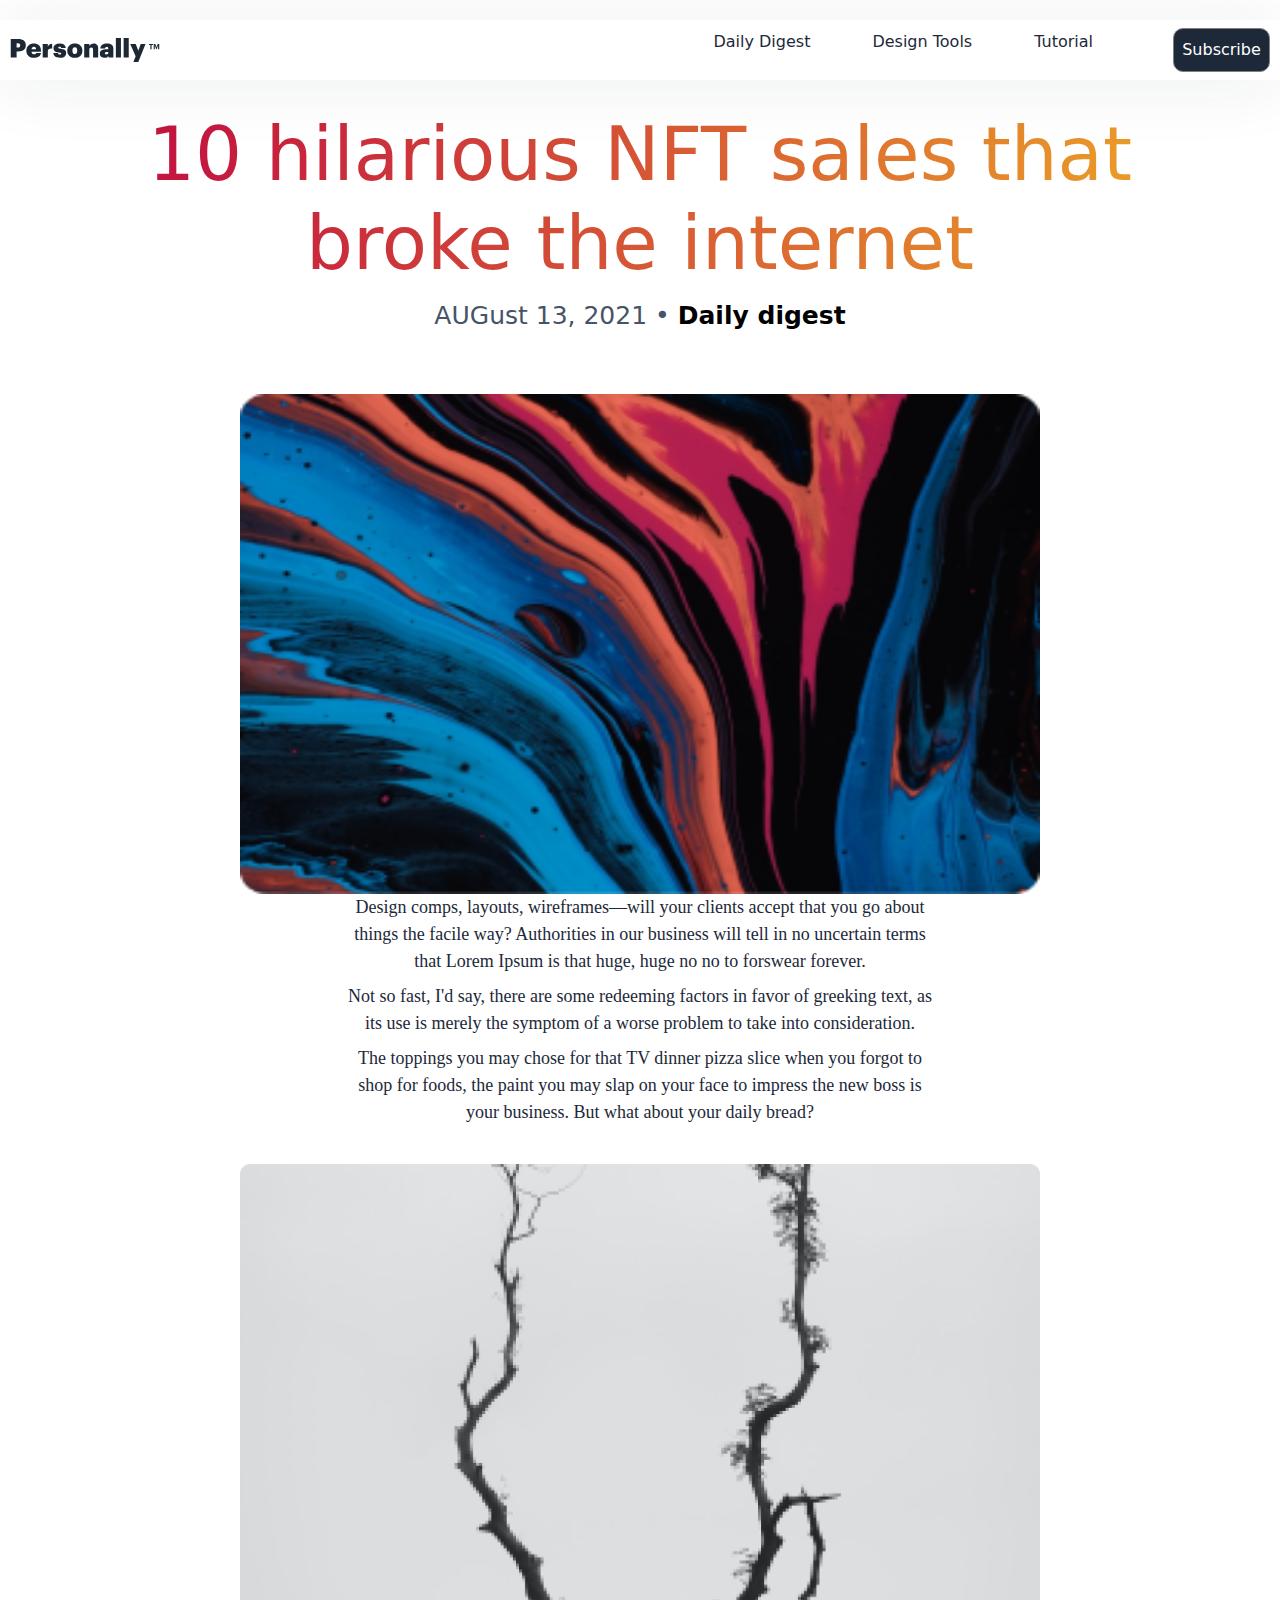
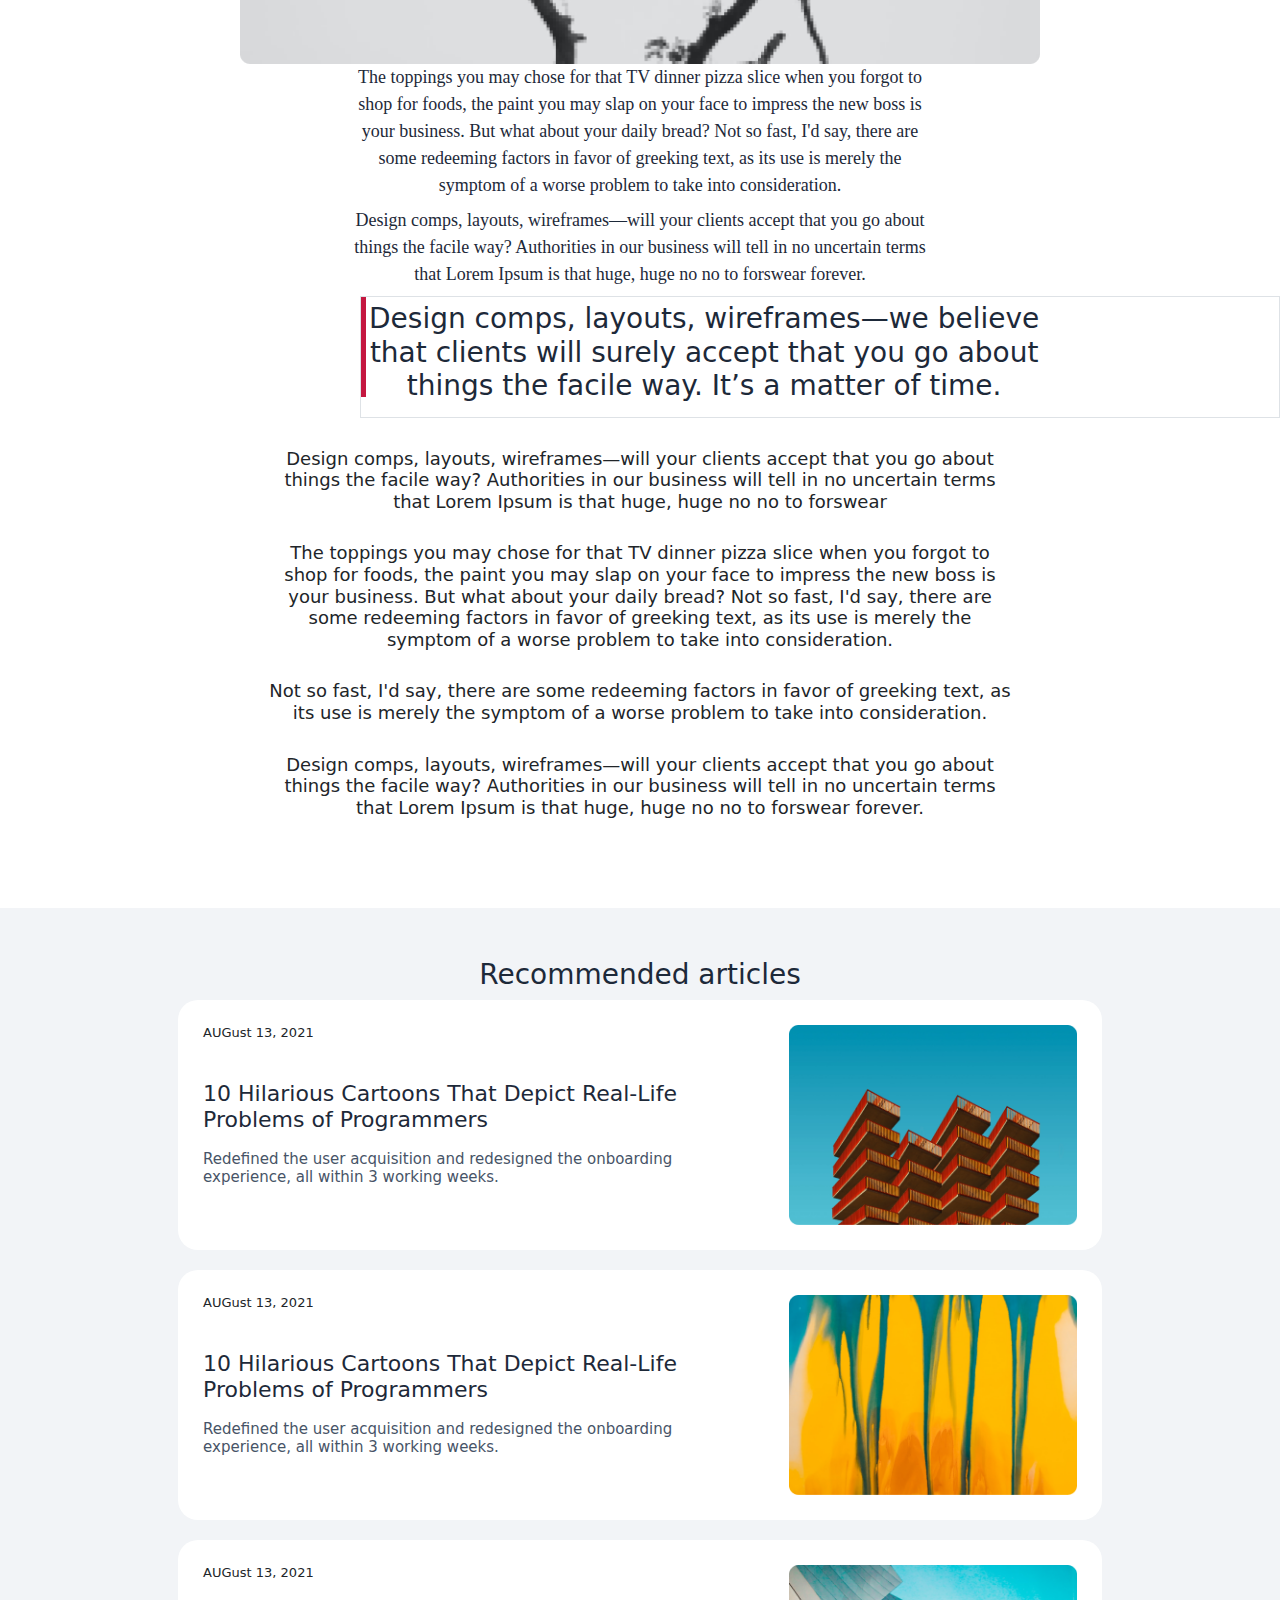
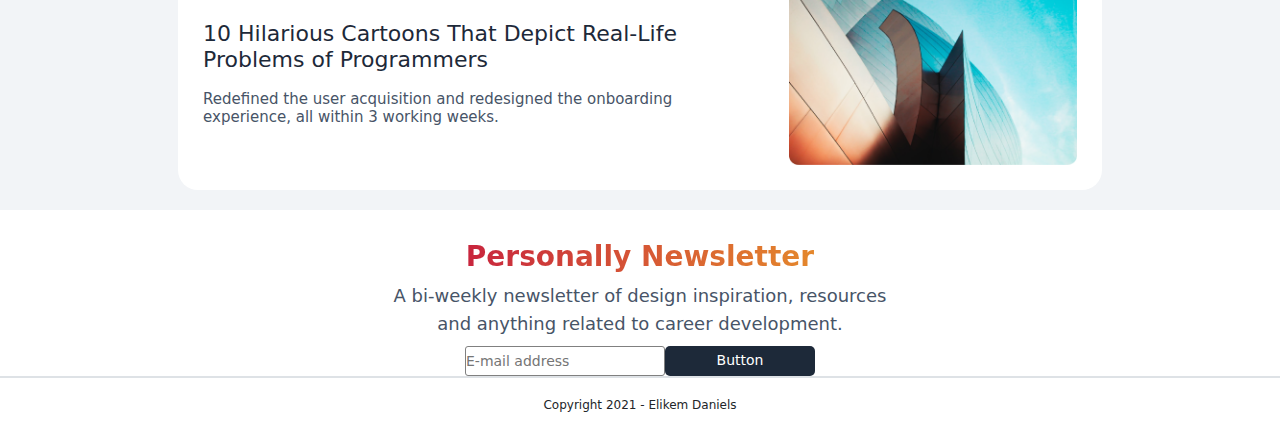
<file: singlearticle3.html>
<html lang="en">
<head>
    <meta charset="UTF-8">
    <meta http-equiv="X-UA-Compatible" content="IE=edge">
    <meta name="viewport" content="width=device-width, initial-scale=1.0">
    <title>Document</title>
    <link rel="stylesheet" href="singlearticle3.css">
    <link rel="stylesheet" href="css/bootstrap.min.css">
    <link rel="stylesheet" href="js/bootstrap.bundle.min.js">
</head>
<body>
    
  <nav class="navbar">
      <img src="images/personally-logo.svg" alt=""> 
          <li class="link">
              <ol>Daily Digest</ol>
              <ol>Design Tools</ol>
              <ol>Tutorial</ol>
              <button>Subscribe</button>
          </li>
  </nav>
  <div class="herosection">
      <h2>10 hilarious NFT sales that <br> broke the internet</h2>
     <h4> AUGust 13, 2021 • <span>Daily digest </span> </h4>
   </div>

   <div class="div1">
      <img src="images/unsplash3.png" alt="">

     <h3>Design comps, layouts, wireframes—will your clients accept that you go about <br>things the facile way? Authorities in our business will tell in no uncertain terms <br> that Lorem Ipsum is that huge, huge no no to forswear forever. </h3>

     <h3>Not so fast, I'd say, there are some redeeming factors in favor of greeking text, as <br> its use is merely the symptom of a worse problem to take into consideration.</h3>

    <h3>The toppings you may chose for that TV dinner pizza slice when you forgot to <br> shop for foods, the paint you may slap on your face to impress the new boss is <br> your business. But what about your daily bread?</h3> 
   </div>


   <div class="div2">
      <img src="images/unsplash27.png" alt="">

     <h3> The toppings you may chose for that TV dinner pizza slice when you forgot to <br> shop for foods, the paint you may slap on your face to impress the new boss is <br> your business. But what about your daily bread? Not so fast, I'd say, there are <br> some redeeming factors in favor of greeking text, as its use is merely the <br> symptom of a worse problem to take into consideration.</h3>

     <h3>Design comps, layouts, wireframes—will your clients accept that you go about <br> things the facile way? Authorities in our business will tell in no uncertain terms <br> that Lorem Ipsum is that huge, huge no no to forswear forever. </h3>

    



     </div>
<div class="border" style="display: flex; align-items: center; text-align: center; margin-left: 360px; border: none;">
          <div class="bor"  style="border-left: 5px solid #C41740; width: 8px;  height: 100px; margin-bottom: 20px;;"></div>
          <div class="bord" style="text-align: center; font-weight: 600;font-size: 30px;color: #1D2939; ">
             <h3> Design comps, layouts, wireframes—we believe <br> that clients will surely accept that you go about <br> things the facile way. It’s a matter of time. <h3></h3>
          </div>
      </div>
      <div class="layouts">
         <h4> Design comps, layouts, wireframes—will your clients accept that you go about <br> things the facile way? Authorities in our business will tell in no uncertain terms <br> that Lorem Ipsum is that huge, huge no no to forswear </h4>

      <h4>The toppings you may chose for that TV dinner pizza slice when you forgot to <br> shop for foods, the paint you may slap on your face to impress the new boss is <br> your business. But what about your daily bread? Not so fast, I'd say, there are <br> some redeeming factors in favor of greeking text, as its use is merely the <br> symptom of a worse problem to take into consideration. </h4>

     <h4> Not so fast, I'd say, there are some redeeming factors in favor of greeking text, as <br> its use is merely the symptom of a worse problem to take into consideration. </h4>

     <h4> Design comps, layouts, wireframes—will your clients accept that you go about <br> things the facile way? Authorities in our business will tell in no uncertain terms <br> that Lorem Ipsum is that huge, huge no no to forswear forever. </h4>
      </div>




      
         
          <section class="father">
              <div class="father-2"><h3>Recommended articles</h3></div> 
              
                  <div class="father-3">
                     <div class="father-4">
                      <h4>AUGust 13, 2021 </h4>
                      <h2>10 Hilarious Cartoons That Depict Real-Life <br> Problems of Programmers</h2>
                      <h3>Redefined the user acquisition and redesigned the onboarding <br> experience, all within 3 working weeks.</h3>
                    </div> 
                    <img src="images/unsplash10.png" alt="">
                  </div>
  
                  
                  <div class="father-3">
                     <div class="father-4">
                      <h4>AUGust 13, 2021 </h4>
                      <h2>10 Hilarious Cartoons That Depict Real-Life <br> Problems of Programmers</h2>
                      <h3>Redefined the user acquisition and redesigned the onboarding <br> experience, all within 3 working weeks.</h3>
                    </div> 
                    <img src="images/unsplash11.png" alt="">
                  </div>
  
             
                  <div class="father-3">
                     <div class="father-4">
                      <h4>AUGust 13, 2021 </h4>
                      <h2>10 Hilarious Cartoons That Depict Real-Life <br> Problems of Programmers</h2>
                      <h3>Redefined the user acquisition and redesigned the onboarding <br> experience, all within 3 working weeks.</h3>
                    </div> 
                    <img src="images/unsplash12.png" alt="">
                  </div>
  
           
          </section>
          <div class="newsletter">
              <h3>Personally Newsletter</h3>
              <h4>A bi-weekly newsletter of design inspiration, resources <br>and anything related to career development.</h4>
             <div class="newsbutton">
              <input type="text" placeholder="E-mail address" required></input>
              <button>Button</button>
             </div>
          </div>
  
  
  
          <div class="last">
            <div class="border"></div>
            <h3>Copyright 2021 - Elikem Daniels</h3>
            </div>
  






      
















</body>
</html>
</file>
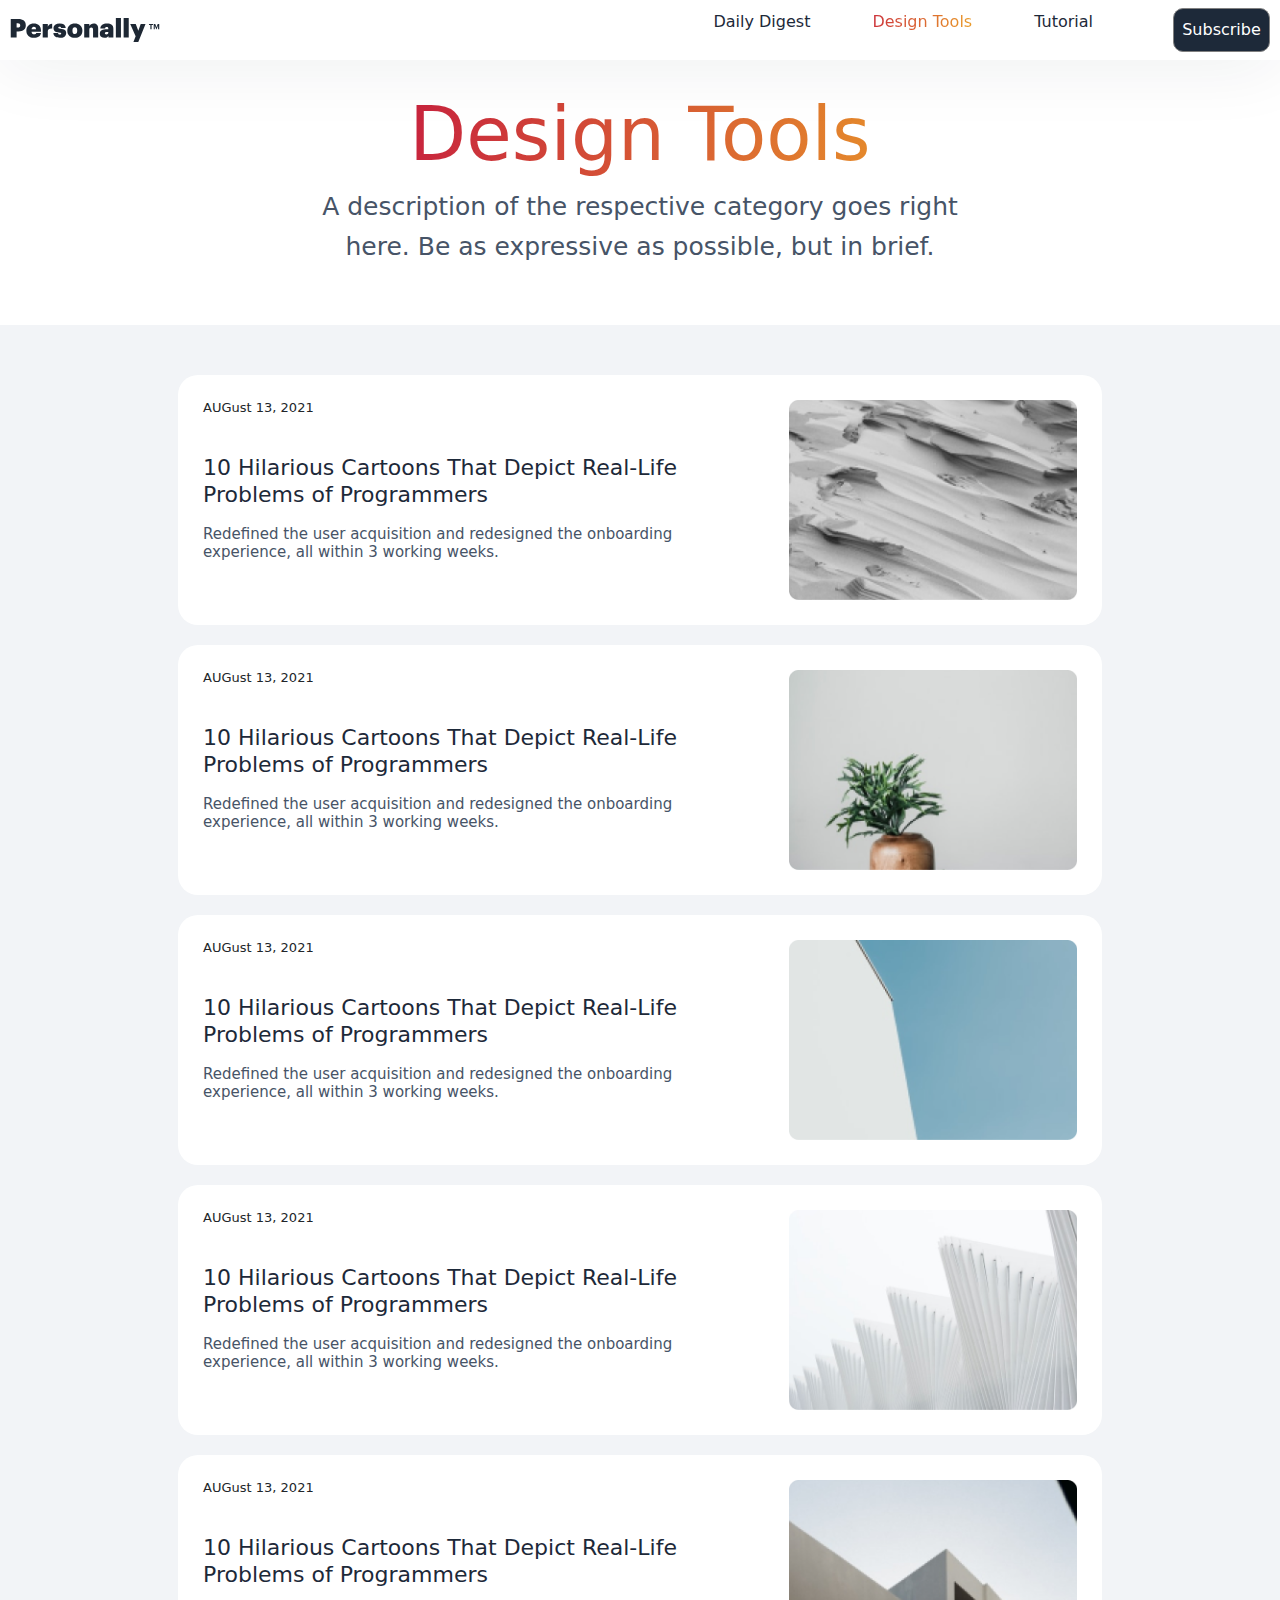
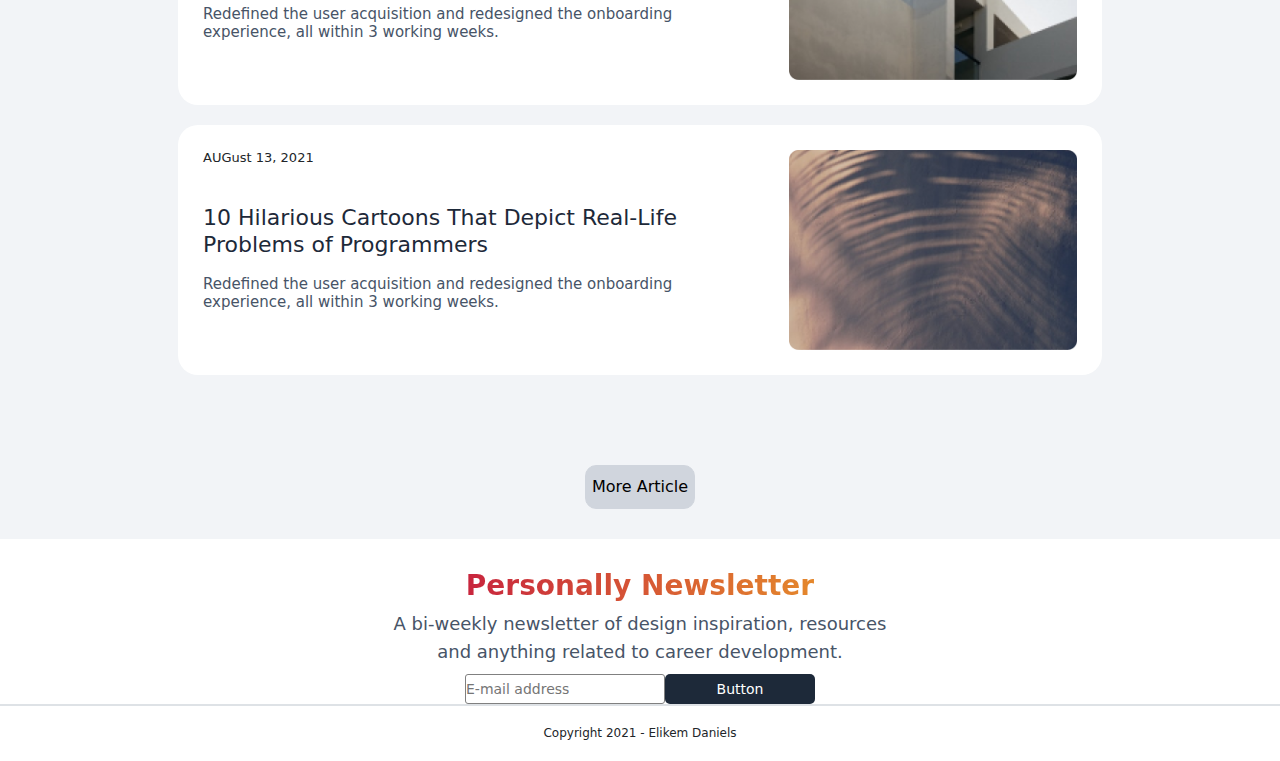
<file: tools.html>
<html lang="en">
<head>
    <meta charset="UTF-8">
    <meta http-equiv="X-UA-Compatible" content="IE=edge">
    <meta name="viewport" content="width=device-width, initial-scale=1.0">
    <title>Document</title>
    <link rel="stylesheet" href="tools.css">
    <link rel="stylesheet" href="css/bootstrap.min.css">
    <link rel="stylesheet" href="js/bootstrap.bundle.min.js">
</head>
<body>
    <div>
        <nav class="navbar">
            <img src="images/personally-logo.svg" alt=""> 
                <li class="link">
                    <ol>Daily Digest</ol>
                    <ol  class="dig">Design Tools</ol>
                    <ol>Tutorial</ol>
                    <button>Subscribe</button>
                </li>
        </nav>
        <div class="herosection">
            <h2>Design Tools</h2>
           <h3> A description of the respective category goes right <br> here. Be as expressive as possible, but in brief.</h3>
        </div>


        <section class="father">
            <div class="father-1">
                <div class="father-3">
                   <div class="father-4">
                    <h4>AUGust 13, 2021 </h4>
                   <a href="singlearticle2.html" style="text-decoration: none;"><h2>10 Hilarious Cartoons That Depict Real-Life <br> Problems of Programmers</h2></a> 
                    <h3>Redefined the user acquisition and redesigned the onboarding <br> experience, all within 3 working weeks.</h3>
                  </div> 
                  <img src="images/unsplash13.png" alt="">
                </div>

            </div>
            <div class="father-1">
                
                <div class="father-3">
                   <div class="father-4">
                    <h4>AUGust 13, 2021 </h4>
                    <h2>10 Hilarious Cartoons That Depict Real-Life <br> Problems of Programmers</h2>
                    <h3>Redefined the user acquisition and redesigned the onboarding <br> experience, all within 3 working weeks.</h3>
                  </div> 
                  <img src="images/unsplash14.png" alt="">
                </div>

            </div>
            <div class="father-1">
   
                <div class="father-3">
                   <div class="father-4">
                    <h4>AUGust 13, 2021 </h4>
                    <h2>10 Hilarious Cartoons That Depict Real-Life <br> Problems of Programmers</h2>
                    <h3>Redefined the user acquisition and redesigned the onboarding <br> experience, all within 3 working weeks.</h3>
                  </div> 
                  <img src="images/unsplash15.png" alt="">
                </div>

            </div>
            
            <div class="father-1">
   
                <div class="father-3">
                   <div class="father-4">
                    <h4>AUGust 13, 2021 </h4>
                    <h2>10 Hilarious Cartoons That Depict Real-Life <br> Problems of Programmers</h2>
                    <h3>Redefined the user acquisition and redesigned the onboarding <br> experience, all within 3 working weeks.</h3>
                  </div> 
                  <img src="images/unsplash16.png" alt="">
                </div>

            </div>
            <div class="father-1">
   
                <div class="father-3">
                   <div class="father-4">
                    <h4>AUGust 13, 2021 </h4>
                    <h2>10 Hilarious Cartoons That Depict Real-Life <br> Problems of Programmers</h2>
                    <h3>Redefined the user acquisition and redesigned the onboarding <br> experience, all within 3 working weeks.</h3>
                  </div> 
                  <img src="images/unsplash17.png" alt="">
                </div>

            </div>
            <div class="father-1">
   
                <div class="father-3">
                   <div class="father-4">
                    <h4>AUGust 13, 2021 </h4>
                    <h2>10 Hilarious Cartoons That Depict Real-Life <br> Problems of Programmers</h2>
                    <h3>Redefined the user acquisition and redesigned the onboarding <br> experience, all within 3 working weeks.</h3>
                  </div> 
                  <img src="images/unsplash18.png" alt="">
                </div>

            </div>
            <button class="morearticle">More Article</button>
        </section>

        <div class="newsletter">
          <h3>Personally Newsletter</h3>
          <h4>A bi-weekly newsletter of design inspiration, resources <br>and anything related to career development.</h4>
         <div class="newsbutton">
          <input type="text" placeholder="E-mail address" required></input>
          <button>Button</button>
         </div>
      </div>



        <div class="last">
          <div class="border"></div>
          <h3>Copyright 2021 - Elikem Daniels</h3>
          </div>







    </div>

</body>
</html>
</file>
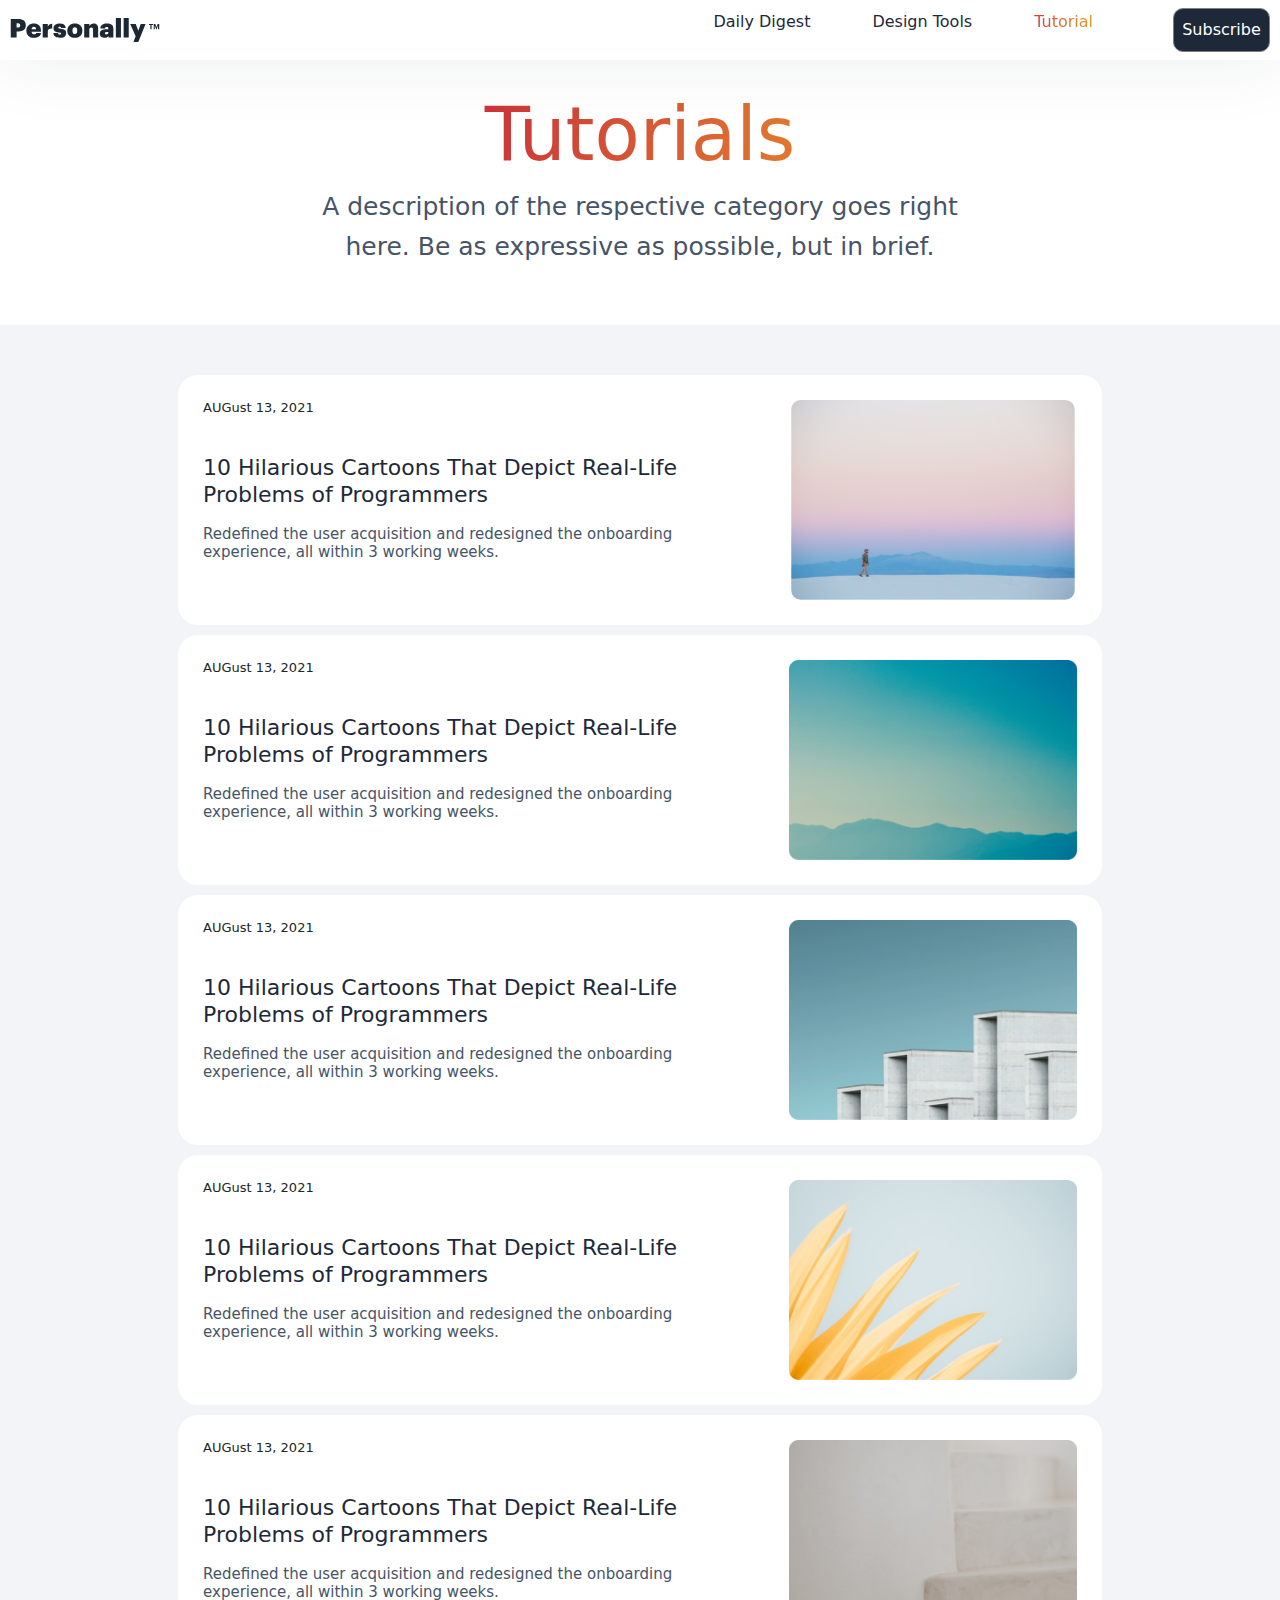
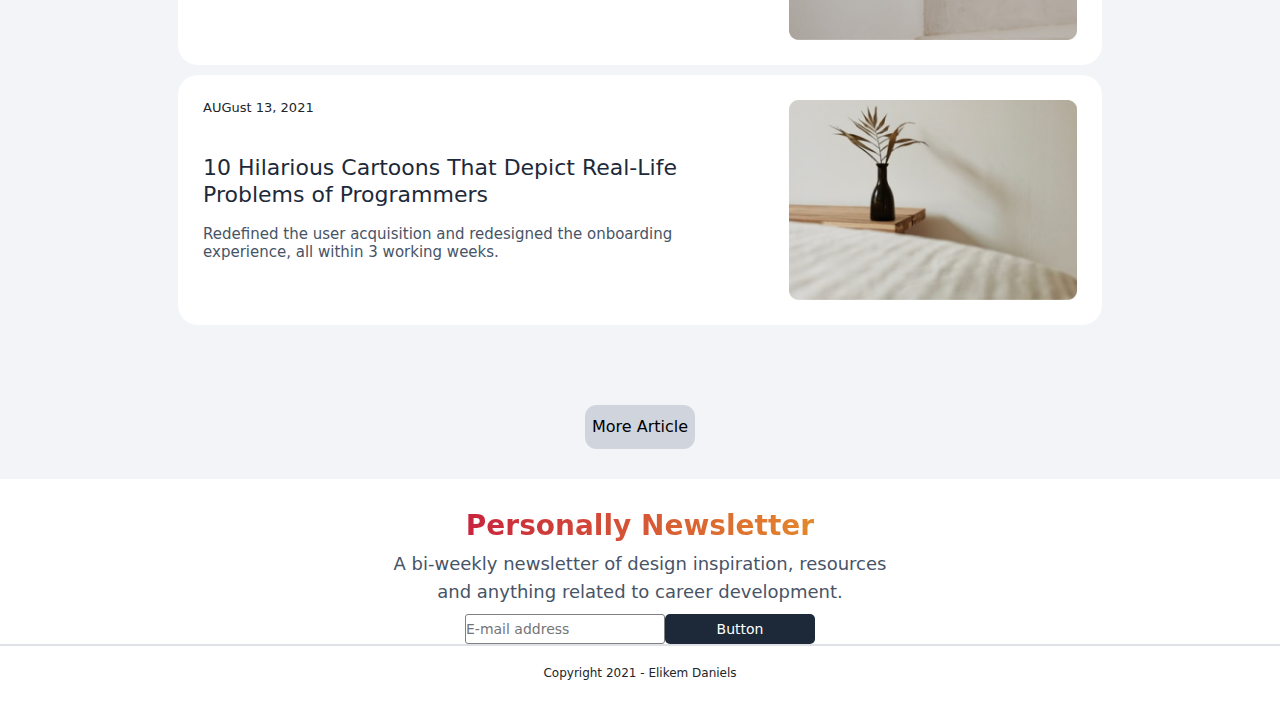
<file: tutorials.html>
<html lang="en">
<head>
    <meta charset="UTF-8">
    <meta http-equiv="X-UA-Compatible" content="IE=edge">
    <meta name="viewport" content="width=device-width, initial-scale=1.0">
    <title>Document</title>
    <link rel="stylesheet" href="tutorials.css">
    <link rel="stylesheet" href="css/bootstrap.min.css">
    <link rel="stylesheet" href="js/bootstrap.bundle.min.js">
</head>
<body>
    <div>
        <nav class="navbar">
            <img src="images/personally-logo.svg" alt=""> 
                <li class="link">
                    <ol>Daily Digest</ol>
                    <ol>Design Tools</ol>
                    <ol class="dig">Tutorial</ol>
                    <button>Subscribe</button>
                </li>
        </nav>
        <div class="herosection">
            <h2>Tutorials</h2>
 <h3>A description of the respective category goes right <br> here. Be as expressive as possible, but in brief.</h3> 
        </div>


        <section class="father">
            <div class="father-1">
                <div class="father-3">
                   <div class="father-4">
                    <h4>AUGust 13, 2021 </h4>
                        <a href="singlearticle3.html" style="text-decoration: none;"><h2>10 Hilarious Cartoons That Depict Real-Life <br> Problems of Programmers</h2></a>
                    <h3>Redefined the user acquisition and redesigned the onboarding <br> experience, all within 3 working weeks.</h3>
                  </div> 
                  <img src="images/unsplash19.svg" alt="">
                </div>

            </div>
            <div class="father-1">
                
                <div class="father-3">
                   <div class="father-4">
                    <h4>AUGust 13, 2021 </h4>
                    <h2>10 Hilarious Cartoons That Depict Real-Life <br> Problems of Programmers</h2>
                    <h3>Redefined the user acquisition and redesigned the onboarding <br> experience, all within 3 working weeks.</h3>
                  </div> 
                  <img src="images/unsplash20.png" alt="">
                </div>

            </div>
            <div class="father-1">
   
                <div class="father-3">
                   <div class="father-4">
                    <h4>AUGust 13, 2021 </h4>
                    <h2>10 Hilarious Cartoons That Depict Real-Life <br> Problems of Programmers</h2>
                    <h3>Redefined the user acquisition and redesigned the onboarding <br> experience, all within 3 working weeks.</h3>
                  </div> 
                  <img src="images/unsplash21.png" alt="">
                </div>

            </div>
            
            <div class="father-1">
   
                <div class="father-3">
                   <div class="father-4">
                    <h4>AUGust 13, 2021 </h4>
                    <h2>10 Hilarious Cartoons That Depict Real-Life <br> Problems of Programmers</h2>
                    <h3>Redefined the user acquisition and redesigned the onboarding <br> experience, all within 3 working weeks.</h3>
                  </div> 
                  <img src="images/unsplash22.png" alt="">
                </div>

            </div>
            <div class="father-1">
   
                <div class="father-3">
                   <div class="father-4">
                    <h4>AUGust 13, 2021 </h4>
                    <h2>10 Hilarious Cartoons That Depict Real-Life <br> Problems of Programmers</h2>
                    <h3>Redefined the user acquisition and redesigned the onboarding <br> experience, all within 3 working weeks.</h3>
                  </div> 
                  <img src="images/unsplash23.png" alt="">
                </div>

            </div>
            <div class="father-1">
   
                <div class="father-3">
                   <div class="father-4">
                    <h4>AUGust 13, 2021 </h4>
                    <h2>10 Hilarious Cartoons That Depict Real-Life <br> Problems of Programmers</h2>
                    <h3>Redefined the user acquisition and redesigned the onboarding <br> experience, all within 3 working weeks.</h3>
                  </div> 
                  <img src="images/unsplash25.png" alt="">
                </div>

            </div>
            <button class="morearticle">More Article</button>
        </section>

        <div class="newsletter">
          <h3>Personally Newsletter</h3>
          <h4>A bi-weekly newsletter of design inspiration, resources <br>and anything related to career development.</h4>
         <div class="newsbutton">
          <input type="text" placeholder="E-mail address" required></input>
          <button>Button</button>
         </div>
      </div>

        <div class="last">
          <div class="border"></div>
          <h3>Copyright 2021 - Elikem Daniels</h3>
          </div>









    </div>

</body>
</html>
</file>
<file: index.css>
*{
    margin: 0;
    padding: 0;
    box-sizing: border-box;
   
}
body{
    align-items: center;
}

header{
    display: flex;
    align-items: center;
    justify-content: space-between;
    background-color: #b9d1ff;
}
.moo{
    display: flex;
}
.mo{
    display: grid;
}
header img{
    margin: 10px;
}
.mobile-icon, .mobileIcon{
    display: none;
}
.navbar{
    display: flex;
    text-transform: uppercase;
    margin: 10px;
}
.navbar ul{
    display: flex;
}
.navbar ul li{
    display: flex;
     margin-right: 40px;
     color: black;

}
.navbar ul a{
    text-decoration: none;
}
.navbar ul li span{
    color: #F20A0A;
}
.bor{
    border-bottom: 2px solid #F20A0A;
}


.herosection{
display: grid;
align-items: center;
justify-content: center;
}
.Personally{
    align-items: center;
    justify-content: center;
    display: grid;
    margin-top: 30px;
}
.herosection h1{
    display: flex;
    justify-content: center;
    align-items: center;
font-family: 'Graphik';
font-style: normal;
font-weight: 700;
font-size: 76px;
line-height: 120%;
text-align: center;
letter-spacing: -0.03em;
background: linear-gradient(97.1deg, #C41740 4.8%, #EA9C28 100%);
-webkit-background-clip: text;
-webkit-text-fill-color: transparent;
background-clip: text;

}
.herosection h3{
    display: flex;
    justify-content: center;
    align-items: center;
   
    height: 84px;
    font-family: 'Graphik';
    font-style: normal;
    font-weight: 400;
    font-size: 28px;
    line-height: 150%;
    text-align: center;
    color: #475467;
}
.Personally h3{
display: flex;
justify-content: center;
align-items: center;
background: #F2F4F7;
border-radius: 100px;
font-family: 'Inter';
font-weight: 600;
font-size: 14px;
text-align: center;
color: #1D2939;
flex-direction: column;
width: fit-content;
width: 159px;
height: 40px;
}
.father{
    display: flex;
flex-direction: column;
justify-content: center;
align-items: center;
background: #F2F4F7;
}
.father-1{
    margin-bottom: 30px;
}
.father-2{
    display: flex;
    justify-content: space-between;
    align-items: center ;
}
.father-2 h3{
    margin-top: 30px;
    color: #1D2939;
    font-size: 29px;
}
.father-2 button{
    margin-top: 30px;
    color: #1D2939;
    font-size: 16px;
    width: 77px;
    height: 36px;
    border: 1px solid #E4E7EC;
    background: #ffffff;
    border-radius: 10px;
    margin-bottom: 20px;
}
.father-3{
    display: flex;
    background: #FFFFFF;
border-radius: 20px;
justify-content: space-between;
padding: 25px;

}
.father-4{
    width: 70%;
}
.father-4 h4{
    margin-bottom: 40px;
    font-size: 13px;
}
.father-4 h2{
    margin-bottom: 17px;
    margin-right: 100px;
    font-size: 22px;
    color: #1D2939;
}
.father-4 h3{
    margin-bottom: 20px;
    margin-right: 100px;
    font-size: 15px;
   color: #475467; 
}
.father-3 img{
    width: 300px;
    height: 200px;
}
.mother{
    display: flex;
flex-direction: column;
justify-content: center;
align-items: center;
background: #F2F4F7;
}
.mother-1{
    margin-bottom: 30px;
}
.mother-2{
    display: flex;
    justify-content: space-between;
    align-items: center ;
}
.mother-2 h3{
    margin-top: 30px;
    color: #1D2939;
    font-size: 29px;
}
.mother-2 button{
    margin-top: 30px;
    color: #1D2939;
    font-size: 16px;
    width: 77px;
    height: 36px;
    border: 1px solid #E4E7EC;
    background: #ffffff;
    border-radius: 10px;
    margin-bottom: 20px;
}
.mother-3{
    display: flex;
    background: #FFFFFF;
border-radius: 20px;
justify-content: space-between;
padding: 25px;

}
.mother-4{
    width: 70%;
}
.mother-4 h4{
    margin-bottom: 40px;
    font-size: 13px;
}
.mother-4 h2{
    margin-bottom: 17px;
    margin-right: 100px;
    font-size: 22px;
    color: #1D2939;
   
}
.mother-4 h3{
    margin-bottom: 20px;
    margin-right: 100px;
    font-size: 15px;
   color: #475467; 
}
.mother-3 img{
    width: 300px;
    height: 200px;
}
.son{
    display: flex;
flex-direction: column;
justify-content: center;
align-items: center;
background: #F2F4F7;
}
.son-1{
    margin-bottom: 30px;
}
.son-2{
    display: flex;
    justify-content: space-between;
    align-items: center ;
}
.son-2 h3{
    margin-top: 30px;
    color: #1D2939;
    font-size: 29px;
}
.son-2 button{
    margin-top: 30px;
    color: #1D2939;
    font-size: 16px;
    width: 77px;
    height: 36px;
    border: 1px solid #E4E7EC;
    background: #ffffff;
    border-radius: 10px;
    margin-bottom: 20px;
}
.son-3{
    display: flex;
    background: #FFFFFF;
border-radius: 20px;
justify-content: space-between;
padding: 25px;

}
.son-4{
    width: 70%;
}
.son-4 h4{
    margin-bottom: 40px;
    font-size: 13px;
}
.son-4 h2{
    margin-bottom: 17px;
    margin-right: 100px;
    font-size: 22px;
    color: #1D2939;
   
}
.son-4 h3{
    margin-bottom: 20px;
    margin-right: 100px;
    font-size: 15px;
   color: #475467; 
}
.son-3 img{
    width: 300px;
    height: 200px;
}
.newsletter{
    display: grid;
    align-items: center;
    justify-content: center;
    text-align: center;
}
.newsletter h3{
    color: linear-gradient(97.1deg, #C41740 4.8%, #EA9C28 100%);
    font-size: 28px;
    font-weight: 700;
    background: linear-gradient(97.1deg, #C41740 4.8%, #EA9C28 100%);
    -webkit-background-clip: text;
    -webkit-text-fill-color: transparent;
    background-clip: text;
}
.newsletter h4{
    font-size: 18px;
    color:  #475467;;
    text-align: center;
    font-weight: 400;
    line-height: 28px;
}
.newsbutton{
    display: flex;
    justify-content: center;
    align-items: center;
}
.newsbutton input{
    font-size: 14px;
     text-align: start;
     height: 30px;
     border-radius: 3px;
     border: 1px solid gray;
     width: 200px;
}
.newsbutton button{
    width: 150px;
     background: #1D2939;
      font-size: 14px; 
      color: #fff;
      border: none;
      height: 30px;
      border-radius: 5px;
}
.last{
    display: grid;

}
.border{
    border-top: 2px solid gray;
}
.last h3{
    text-align: center;
    font-size: 12px;
    font-weight: 400;
    margin-top: 20px;
    margin-bottom: 20px;
}

@media (max-width: 990px){
   html{
    margin: 0 !important;
    padding: 0 !important;
    margin-left: 0 !important;
    margin-right: 0 !important;
   }
    .body{
        margin: 0 !important;
        padding: 0 !important;
    }
    header{
        background: #b9d1ff;
        display: grid;
        justify-content: space-between !important;
        align-items: center;
       }
        header img{
            padding: 0;
            margin: 0;
            position: sticky;
        }
        #personally{
            margin-right: 145px;
        }
      
        .mock{
            margin-right: 95px;
        }
        .mo{
            display: flex;

        }
        .lab{
            display: flex;
        }
        
    .mobile-icon{
        display: block;
        cursor: pointer;
        width: 20px;
    }
    .mobileIcon{
        display: none;
    }
    .navbar{
        display: none;
        background-color: #b9d1ff;
        
        padding: 0;
        margin: 0;
        display: grid;
        text-align: left;
    }
    
    .navbar ul{
        display: block;
         text-align: left !important;
         display: grid !important;
    }
    .navbar ul li{
        list-style-type: none;
        margin-left: 30px;
        font-family: 'Franklin Gothic Medium', 'Arial Narrow', Arial, sans-serif;
    }
    .navbar ul a{
        display: grid;
        text-align: left;
    }

    .mobileIcon:checked~.navbar{
        display: grid;
        position: absolute;
       
        display: none;
    }
    .navbar ul button{
        border: none;
        width: 270px;
        border-radius: 40px;
        background: #C41740;
    }
    .mob{
        display: grid !important;
        text-align: start !important;
    }
    .herosection h1{
        font-size: 27px;
    }
    .herosection h3{
        font-size: 13px;
    }
    .father{
        display: grid;
        align-items: center;
        justify-content: center;
        
    }
    .father-1{
        display: grid;
    }
    .father-2{
      display: flex !important; 
       margin-left: 0 !important;
        padding: 0 !important;  
        align-items: center !important;
        justify-content: center !important;
    }
    .father-2 h3{
        text-align: center;
        margin-right: 120px;
        font-size: 18px;
    }
    
    .father-3{
        display: grid;
        margin-bottom: 20px;
    }
    .father-3 img{
       width: 250px;
    }
    .father-4{
        width: 100%;
        margin: 0 !important;
        margin-left: 0px !important;
    }
    .father-4 h3{
        display: none;
    }
    .father-4 h2{
        font-size: 13px;
        margin: 0 !important;
        margin-bottom: 10px !important;
    }
    .father-4 h4{
        margin-bottom: 20px !important;
    }

    .mother{
        display: grid;
        align-items: center;
        justify-content: center;
        
    }
    .mother-1{
        display: grid;
    }
    .mother-2{
      display: flex !important; 
       margin-left: 0 !important;
        padding: 0 !important;  
        align-items: center !important;
        justify-content: center !important;
    }
    .mother-2 h3{
        text-align: center;
        margin-right: 120px;
        font-size: 18px;
    }
    
    .mother-3{
        display: grid;
        margin-bottom: 20px;
    }
    .mother-3 img{
       width: 250px;
    }
    .mother-4{
        width: 100%;
        margin: 0 !important;
        margin-left: 0px !important;
    }
    .mother-4 h3{
        display: none;
    }
    .mother-4 h2{
        font-size: 13px;
        margin: 0 !important;
        margin-bottom: 10px !important;
    }
    .mother-4 h4{
        margin-bottom: 20px !important;
    }


    .son{
        display: grid;
        align-items: center;
        justify-content: center;
        
    }
    .son-1{
        display: grid;
    }
    .son-2{
      display: flex !important; 
       margin-left: 0 !important;
        padding: 0 !important;  
        align-items: center !important;
        justify-content: center !important;
    }
    .son-2 h3{
        text-align: center;
        margin-right: 120px;
        font-size: 18px;
    }
    
    .son-3{
        display: grid;
        margin-bottom: 20px;
    }
    .son-3 img{
       width: 250px;
    }
    .son-4{
        width: 100%;
        margin: 0 !important;
        margin-left: 0px !important;
    }
    .son-4 h3{
        display: none;
    }
    .son-4 h2{
        font-size: 13px;
        margin: 0 !important;
        margin-bottom: 10px !important;
    }
    .son-4 h4{
        margin-bottom: 20px !important;
    }
    .newsbutton{
        display: grid;
        width: 100%;
    }
    .newsbutton input{
        width: 300px;
    }
    .newsbutton button{
        width: 300px;
        margin-top: 20px;
    }
}
</file>
<file: als.css>
.mobile-icon, .mobileIcon{
    display: none;
}

@media (max-width: 990px) {
    .mobile-icon{
        display: block;
        cursor: pointer;
    }
    .mobileIcon{
        display: none;
    }
    .navbar{
        display: none;

    }
    .navbar ul{
        display: block;
    }
    .navbar ul li{
        list-style-type: none;
    }

    .mobileIcon:checked~.navbar{
        display: grid;
        position: absolute;
        padding: 10px;

    }
}
</file>
<file: daily.css>
*{
    margin: 0;
    padding: 0;
    box-sizing: border-box;
   
}
.navbar{
    display: flex;
    justify-content: space-between;
    align-items: center;    
    box-shadow: 0px 4px 70px 0px #1E283414;
}
.navbar img{
    margin-left: 10px;
}
.navbar li{
    display: flex;
    align-items: center;
    justify-content: center;
}
.dig{
    background: linear-gradient(97.1deg, #C41740 4.8%, #EA9C28 100%);
    background-clip: text;
    -webkit-background-clip: text;
    -webkit-text-fill-color: transparent;
}
.link ol{
    margin-right: 30px;
    color: #1D2939;
}
.link button{
    background-color: #1D2939;
    color: white;
    border: 1px solid gray;
    width: 97px;
    height: 44px;
    justify-content: center;
    align-items: center;
    border-radius: 10px;
    margin-left: 50px;
     margin-right: 10px;
}
.herosection{
    display: grid;
    text-align: center;
    align-items: center;
    justify-content: center;
    background-color: white;
    margin-bottom: 50px;
}
.herosection h2{
    margin-top: 30px;
    background: linear-gradient(97.1deg, #C41740 4.8%, #EA9C28 100%);
-webkit-background-clip: text;
-webkit-text-fill-color: transparent;
background-clip: text;
font-size: 74px;
}
.herosection h3{
    font-size: 25px;
    font-weight: 400;
    line-height: 40px;
    color: #475467;
}
.father{
    display: flex;
flex-direction: column;
justify-content: center;
align-items: center;
background: #F2F4F7;
padding-top: 50px;
}
.father-1{
    margin-bottom: 10px;
}
.father-2{
    display: flex;
    justify-content: space-between;
    align-items: center ;
}
.father-2 h3{
    margin-top: 30px;
    color: #1D2939;
    font-size: 29px;
}
.father-2 button{
    margin-top: 30px;
    color: #1D2939;
    font-size: 16px;
    width: 77px;
    height: 36px;
    border: 1px solid #E4E7EC;
    background: #ffffff;
    border-radius: 10px;
    margin-bottom: 20px;
}
.father-3{
    display: flex;
    background: #FFFFFF;
border-radius: 20px;
justify-content: space-between;
padding: 25px;
margin-top: 20px;
}

.father-4{
    width: 70%;
}
.father-4 h4{
    margin-bottom: 40px;
    font-size: 13px;
}
.father-4 h2{
    margin-bottom: 17px;
    margin-right: 100px;
    font-size: 22px;
    color: #1D2939;
   
}
.father-4 h3{
    margin-bottom: 20px;
    margin-right: 100px;
    font-size: 15px;
   color: #475467; 
}
.father-3 img{
    width: 300px;
    height: 200px;
}
.morearticle {
    align-items: center;
    justify-content: center;
    display: grid;
    border: none;
    background: linear-gradient(0deg, #D0D5DD, #D0D5DD),
    linear-gradient(0deg, #FFFFFF, #FFFFFF);
    border: 1px solid #D0D5DD;
    border-radius: 11px;
    height: 44px;
    width: 110px;
    margin-top: 70px;
    margin-bottom: 30px;
}
.newsletter{
    display: grid;
    align-items: center;
    justify-content: center;
    text-align: center;
    margin-top: 30px;
}
.newsletter h3{
    color: linear-gradient(97.1deg, #C41740 4.8%, #EA9C28 100%);
    font-size: 28px;
    font-weight: 700;
    background: linear-gradient(97.1deg, #C41740 4.8%, #EA9C28 100%);
    -webkit-background-clip: text;
    -webkit-text-fill-color: transparent;
    background-clip: text;
}
.newsletter h4{
    font-size: 18px;
    color:  #475467;;
    text-align: center;
    font-weight: 400;
    line-height: 28px;
}
.newsbutton{
    display: flex;
    justify-content: center;
    align-items: center;
}
.newsbutton input{
    font-size: 14px;
     text-align: start;
     height: 30px;
     border-radius: 3px;
     border: 1px solid gray;
     width: 200px;
}
.newsbutton button{
    width: 150px;
     background: #1D2939;
      font-size: 14px; 
      color: #fff;
      border: none;
      height: 30px;
      border-radius: 5px;
}
.last{
    display: grid;

}
.border{
    border-top: 2px solid gray;
}
.last h3{
    text-align: center;
    font-size: 12px;
    font-weight: 400;
    margin-top: 20px;
    margin-bottom: 20px;
}
  
    
    .button h5{
    font-size: 15px;
    text-align: center;
            font-weight: 100;
    }

@media (max-width: 990px){
     .body{
         margin: 0 !important;
         padding: 0 !important;
         align-items: center !important;
         justify-content: center !important;
     }
     .navbar{
         margin-left: 10px;
         margin-right: 10px;
         display: flex;
       }
     
     .link ol {
         display: none;
     }
     .link button{
         display: none;
     }
     .herosection h2{
         font-size: 27px;
     }
     .herosection h3{
         font-size: 13px;
     }
     .father{
         display: grid;
         align-items: center;
         justify-content: center;
         
     }
     .father-1{
         display: grid;
     }
     .father-2{
       display: flex !important; 
        margin-left: 0 !important;
         padding: 0 !important;  
         align-items: center !important;
         justify-content: center !important;
     }
     .father-2 h3{
         text-align: center;
         margin-right: 120px;
         font-size: 18px;
     }
     .father-3{
         display: grid;
         margin-bottom: 20px;
     }
     .father-3 img{
        width: 250px;
     }
     .father-4{
         width: 100%;
         margin: 0 !important;
         margin-left: 10px !important;
     }
     .father-4 h3{
         display: none;
     }
     .father-4 h2{
         font-size: 13px;
         margin: 0 !important;
         margin-bottom: 10px !important;
     }
     .father-4 h4{
         margin-bottom: 20px !important;
     }
 
     .mother{
         display: grid;
         align-items: center;
         justify-content: center;
         
     }
     .mother-1{
         display: grid;
     }
     .mother-2{
       display: flex !important; 
        margin-left: 0 !important;
         padding: 0 !important;  
         align-items: center !important;
         justify-content: center !important;
     }
     .mother-2 h3{
         text-align: center;
         margin-right: 120px;
         font-size: 18px;
     }
     .mother-3{
         display: grid;
     }
     .mother-4{
         width: 100%;
         margin: 0 !important;
         margin-left: 0px !important;
     }
     .mother-4 h3{
         display: none;
     }
     .mother-4 h2{
         font-size: 13px;
         margin: 0 !important;
         margin-bottom: 10px !important;
     }
     .mother-4 h4{
         margin-bottom: 20px !important;
     }
 
 
     .son{
         display: grid;
         align-items: center;
         justify-content: center;
         
     }
     .son-1{
         display: grid;
     }
     .son-2{
       display: flex !important; 
        margin-left: 0 !important;
         padding: 0 !important;  
         align-items: center !important;
         justify-content: center !important;
     }
     .son-2 h3{
         text-align: center;
         margin-right: 120px;
         font-size: 18px;
     }
     .son-3{
         display: grid;
     }
     .son-4{
         width: 100%;
         margin: 0 !important;
         margin-left: 0px !important;
     }
     .son-4 h3{
         display: none;
     }
     .son-4 h2{
         font-size: 13px;
         margin: 0 !important;
         margin-bottom: 10px !important;
     }
     .son-4 h4{
         margin-bottom: 20px !important;
     }

     .morearticle {
        align-items: center;
        justify-content: center;
        margin-left: 100px !important;
     }
     .newsbutton{
        display: grid;
        width: 100%;
    }
    .newsbutton input{
        width: 300px;
    }
    .newsbutton button{
        width: 300px;
        margin-top: 20px;
    }
     
     







 }
</file>
<file: singlearticle1.css>
*{
    margin: 0;
    padding: 0;
    box-sizing: border-box;
   
}
body{
    align-items: center;
    justify-content: center;
}
.navbar{
    display: flex;
    justify-content: space-between;
    align-items: center;
    margin-top: 20px;
    
    
    box-shadow: 0px 4px 70px 0px #1E283414;

    
}
.navbar img{
    margin-left: 10px;
}
.navbar li{
    display: flex;
    align-items: center;
    justify-content: center;
}
.link ol{
    margin-right: 30px;
    color: #1D2939;
}
.link button{
    background-color: #1D2939;
    color: white;
    border: 1px solid gray;
    width: 97px;
    height: 44px;
    justify-content: center;
    align-items: center;
    border-radius: 10px;
    margin-left: 50px;
     margin-right: 10px;
}
.herosection{
    display: grid;
    text-align: center;
    align-items: center;
    justify-content: center;
    background-color: white;
    margin-bottom: 50px;
}
.herosection h2{
    margin-top: 30px;
    background: linear-gradient(97.1deg, #C41740 4.8%, #EA9C28 100%);
-webkit-background-clip: text;
-webkit-text-fill-color: transparent;
background-clip: text;
font-size: 74px;
}
.herosection h4{
    font-size: 25px;
    font-weight: 400;
    line-height: 40px;
    color: #475467;
}
.herosection h4 span{
    font-size: 25px;
    font-weight: 600;
    line-height: 40px;
    color: black;
}
.div1{
    display: grid;
    align-items: center;
    justify-content: center;
    text-align: center;
}
.div1 img{
    display: grid;
    align-items: center;
    justify-content: center;
    width: 800px;
    height: 500px;
}
.div1 h3{
    font-family: 'Graphik';
    font-style: normal;
    font-weight: 400;
    font-size: 18px;
    line-height: 150%;
    color: #1D2939;
}
.div2{
    display: grid;
    align-items: center;
    justify-content: center;
    text-align: center;
    
}
.div2 img{
    display: grid;
    align-items: center;
    justify-content: center;
    width: 800px;
    height: 500px;
    margin-top: 30px;
}
.div2 h3{
    font-family: 'Graphik';
    font-style: normal;
    font-weight: 400;
    font-size: 18px;
    line-height: 150%;
    color: #1D2939;
}
.layouts{
    align-items: center;
    text-align: center;
    margin-bottom: 90px;
}
.layouts h4{
    font-size: 18px;
    font-weight: 400;
    margin-top: 30px;
}
.father{
    display: flex;
flex-direction: column;
justify-content: center;
align-items: center;
background: #F2F4F7;
padding-top: 50px;
text-align: left;
}
.father-1{
    margin-bottom: 10px;
}
.father-2{
    text-align: left;
font-weight: 700;
font-size: 26px;
line-height: 130%;
color: #1D2939;
}

.father-3{
    display: flex;
    background: #FFFFFF;
border-radius: 20px;
justify-content: space-between;
padding: 25px;
margin-bottom: 20px;

}
.father-4{
    width: 70%;
}
.father-4 h4{
    margin-bottom: 40px;
    font-size: 13px;
}
.father-4 h2{
    margin-bottom: 17px;
    margin-right: 100px;
    font-size: 22px;
    color: #1D2939;
   
}
.father-4 h3{
    margin-bottom: 20px;
    margin-right: 100px;
    font-size: 15px;
   color: #475467; 
}
.father-3 img{
    width: 300px;
    height: 200px;
}
.newsletter{
    display: grid;
    align-items: center;
    justify-content: center;
    text-align: center;
    margin-top: 30px;
}
.newsletter h3{
    color: linear-gradient(97.1deg, #C41740 4.8%, #EA9C28 100%);
    font-size: 28px;
    font-weight: 700;
    background: linear-gradient(97.1deg, #C41740 4.8%, #EA9C28 100%);
    -webkit-background-clip: text;
    -webkit-text-fill-color: transparent;
    background-clip: text;
}
.newsletter h4{
    font-size: 18px;
    color:  #475467;;
    text-align: center;
    font-weight: 400;
    line-height: 28px;
}
.newsbutton{
    display: flex;
    justify-content: center;
    align-items: center;
}
.newsbutton input{
    font-size: 14px;
     text-align: start;
     height: 30px;
     border-radius: 3px;
     border: 1px solid gray;
     width: 200px;
}
.newsbutton button{
    width: 150px;
     background: #1D2939;
      font-size: 14px; 
      color: #fff;
      border: none;
      height: 30px;
      border-radius: 5px;
}
.last{
    display: grid;

}
.border{
    border-top: 2px solid gray;
}
.last h3{
    text-align: center;
    font-size: 12px;
    font-weight: 400;
    margin-top: 20px;
    margin-bottom: 20px;
}
@media (max-width: 990px){
    body{
        margin: 0 !important;
        padding: 0 !important;
        align-items: center !important;
        justify-content: center !important;
        text-align: center !important;
    }
    .navbar{
        margin-left: 10px;
        margin-right: 10px;
        display: flex;
      }
    
    .link ol {
        display: none;
    }
    .link button{
        display: none;
    }
    .herosection h2{
        font-size: 25px;
    }
    .herosection h4{
        font-size: 13px;
    }
    .div1 img{
        width: 320px;
        height: 220px;
    }
    .div2 img{
        width: 320px;
        height: 220px;
    }
    .border{
        margin: 0 !important;
        padding: 0 !important;
        
    }
    .bor{
        height: 0px;
    }

    .bord h3{
    font-size: 13px;
    }
    .father{
        display: grid;
        align-items: center;
        justify-content: center;
        
    }
    
    .father-2{
      display: flex !important; 
       margin-left: 0 !important;
        padding: 0 !important;  
        align-items: center !important;
        justify-content: center !important;
    }
    .father-2 h3{
        text-align: center;
        margin-right: 120px;
        font-size: 18px;
    }
    .father-3{
        display: grid;
        margin-bottom: 20px;
    }
    .father-3 img{
       width: 250px;
    }
    .father-4{
        width: 100%;
        margin: 0 !important;
        margin-left: 10px !important;
    }
    .father-4 h3{
        display: none;
    }
    .father-4 h2{
        font-size: 13px;
        margin: 0 !important;
        margin-bottom: 10px !important;
    }
    .father-4 h4{
        margin-bottom: 20px !important;
    }
    .newsletter h3{
        font-size: 18px;
    }
    .newsletter h4{
        font-size: 10px;
    }
    .newsbutton{
        display: grid;
        width: 100%;
    }
    .newsbutton input{
        width: 300px;
    }
    .newsbutton button{
        width: 300px;
        margin-top: 20px;
    }
    
























}
</file>
<file: singlearticle2.css>
*{
    margin: 0;
    padding: 0;
    box-sizing: border-box;
   
}
body{
    align-items: center;
    justify-content: center;
}
.navbar{
    display: flex;
    justify-content: space-between;
    align-items: center;
    margin-top: 20px;
    
    
    box-shadow: 0px 4px 70px 0px #1E283414;

    
}
.navbar img{
    margin-left: 10px;
}
.navbar li{
    display: flex;
    align-items: center;
    justify-content: center;
}
.link ol{
    margin-right: 30px;
    color: #1D2939;
}
.link button{
    background-color: #1D2939;
    color: white;
    border: 1px solid gray;
    width: 97px;
    height: 44px;
    justify-content: center;
    align-items: center;
    border-radius: 10px;
    margin-left: 50px;
     margin-right: 10px;
}
.herosection{
    display: grid;
    text-align: center;
    align-items: center;
    justify-content: center;
    background-color: white;
    margin-bottom: 50px;
}
.herosection h2{
    margin-top: 30px;
    background: linear-gradient(97.1deg, #C41740 4.8%, #EA9C28 100%);
-webkit-background-clip: text;
-webkit-text-fill-color: transparent;
background-clip: text;
font-size: 74px;
}
.herosection h4{
    font-size: 25px;
    font-weight: 400;
    line-height: 40px;
    color: #475467;
}
.herosection h4 span{
    font-size: 25px;
    font-weight: 600;
    line-height: 40px;
    color: black;
}
.div1{
    display: grid;
    align-items: center;
    justify-content: center;
    text-align: center;
}
.div1 img{
    display: grid;
    align-items: center;
    justify-content: center;
    width: 800px;
    height: 500px;
}
.div1 h3{
    font-family: 'Graphik';
    font-style: normal;
    font-weight: 400;
    font-size: 18px;
    line-height: 150%;
    color: #1D2939;
}
.div2{
    display: grid;
    align-items: center;
    justify-content: center;
    text-align: center;
    
}
.div2 img{
    display: grid;
    align-items: center;
    justify-content: center;
    width: 800px;
    height: 500px;
    margin-top: 30px;
}
.div2 h3{
    font-family: 'Graphik';
    font-style: normal;
    font-weight: 400;
    font-size: 18px;
    line-height: 150%;
    color: #1D2939;
}
.layouts{
    align-items: center;
    text-align: center;
    margin-bottom: 90px;
}
.layouts h4{
    font-size: 18px;
    font-weight: 400;
    margin-top: 30px;
}
.father{
    display: flex;
flex-direction: column;
justify-content: center;
align-items: center;
background: #F2F4F7;
padding-top: 50px;
text-align: left;
}
.father-1{
    margin-bottom: 10px;
}
.father-2{
    text-align: left;
font-weight: 700;
font-size: 26px;
line-height: 130%;
color: #1D2939;
}

.father-3{
    display: flex;
    background: #FFFFFF;
border-radius: 20px;
justify-content: space-between;
padding: 25px;
margin-bottom: 20px;

}
.father-4{
    width: 70%;
}
.father-4 h4{
    margin-bottom: 40px;
    font-size: 13px;
}
.father-4 h2{
    margin-bottom: 17px;
    margin-right: 100px;
    font-size: 22px;
    color: #1D2939;
   
}
.father-4 h3{
    margin-bottom: 20px;
    margin-right: 100px;
    font-size: 15px;
   color: #475467; 
}
.father-3 img{
    width: 300px;
    height: 200px;
}
.newsletter{
    display: grid;
    align-items: center;
    justify-content: center;
    text-align: center;
    margin-top: 30px;
}
.newsletter h3{
    color: linear-gradient(97.1deg, #C41740 4.8%, #EA9C28 100%);
    font-size: 28px;
    font-weight: 700;
    background: linear-gradient(97.1deg, #C41740 4.8%, #EA9C28 100%);
    -webkit-background-clip: text;
    -webkit-text-fill-color: transparent;
    background-clip: text;
}
.newsletter h4{
    font-size: 18px;
    color:  #475467;;
    text-align: center;
    font-weight: 400;
    line-height: 28px;
}
.newsbutton{
    display: flex;
    justify-content: center;
    align-items: center;
}
.newsbutton input{
    font-size: 14px;
     text-align: start;
     height: 30px;
     border-radius: 3px;
     border: 1px solid gray;
     width: 200px;
}
.newsbutton button{
    width: 150px;
     background: #1D2939;
      font-size: 14px; 
      color: #fff;
      border: none;
      height: 30px;
      border-radius: 5px;
}
.last{
    display: grid;

}
.border{
    border-top: 2px solid gray;
}
.last h3{
    text-align: center;
    font-size: 12px;
    font-weight: 400;
    margin-top: 20px;
    margin-bottom: 20px;
}
@media (max-width: 990px){
    body{
        margin: 0 !important;
        padding: 0 !important;
        align-items: center !important;
        justify-content: center !important;
        text-align: center !important;
    }
    .navbar{
        margin-left: 10px;
        margin-right: 10px;
        display: flex;
      }
    
    .link ol {
        display: none;
    }
    .link button{
        display: none;
    }
    .herosection h2{
        font-size: 25px;
    }
    .herosection h4{
        font-size: 13px;
    }
    .div1 img{
        width: 320px;
        height: 220px;
    }
    .div2 img{
        width: 320px;
        height: 220px;
    }
    .border{
        margin: 0 !important;
        padding: 0 !important;
        
    }
    .bor{
        height: 0px;
    }

    .bord h3{
    font-size: 13px;
    }
    .father{
        display: grid;
        align-items: center;
        justify-content: center;
        
    }
    
    .father-2{
      display: flex !important; 
       margin-left: 0 !important;
        padding: 0 !important;  
        align-items: center !important;
        justify-content: center !important;
    }
    .father-2 h3{
        text-align: center;
        margin-right: 120px;
        font-size: 18px;
    }
    .father-3{
        display: grid;
        margin-bottom: 20px;
    }
    .father-3 img{
       width: 250px;
    }
    .father-4{
        width: 100%;
        margin: 0 !important;
        margin-left: 10px !important;
    }
    .father-4 h3{
        display: none;
    }
    .father-4 h2{
        font-size: 13px;
        margin: 0 !important;
        margin-bottom: 10px !important;
    }
    .father-4 h4{
        margin-bottom: 20px !important;
    }
    .newsletter h3{
        font-size: 18px;
    }
    .newsletter h4{
        font-size: 10px;
    }
    .newsbutton{
        display: grid;
        width: 100%;
    }
    .newsbutton input{
        width: 300px;
    }
    .newsbutton button{
        width: 300px;
        margin-top: 20px;
    }
    
























}
</file>
<file: singlearticle3.css>
*{
    margin: 0;
    padding: 0;
    box-sizing: border-box;
   
}
body{
    align-items: center;
    justify-content: center;
}
.navbar{
    display: flex;
    justify-content: space-between;
    align-items: center;
    margin-top: 20px;
    
    
    box-shadow: 0px 4px 70px 0px #1E283414;

    
}
.navbar img{
    margin-left: 10px;
}
.navbar li{
    display: flex;
    align-items: center;
    justify-content: center;
}
.link ol{
    margin-right: 30px;
    color: #1D2939;
}
.link button{
    background-color: #1D2939;
    color: white;
    border: 1px solid gray;
    width: 97px;
    height: 44px;
    justify-content: center;
    align-items: center;
    border-radius: 10px;
    margin-left: 50px;
     margin-right: 10px;
}
.herosection{
    display: grid;
    text-align: center;
    align-items: center;
    justify-content: center;
    background-color: white;
    margin-bottom: 50px;
}
.herosection h2{
    margin-top: 30px;
    background: linear-gradient(97.1deg, #C41740 4.8%, #EA9C28 100%);
-webkit-background-clip: text;
-webkit-text-fill-color: transparent;
background-clip: text;
font-size: 74px;
}
.herosection h4{
    font-size: 25px;
    font-weight: 400;
    line-height: 40px;
    color: #475467;
}
.herosection h4 span{
    font-size: 25px;
    font-weight: 600;
    line-height: 40px;
    color: black;
}
.div1{
    display: grid;
    align-items: center;
    justify-content: center;
    text-align: center;
}
.div1 img{
    display: grid;
    align-items: center;
    justify-content: center;
    width: 800px;
    height: 500px;
}
.div1 h3{
    font-family: 'Graphik';
    font-style: normal;
    font-weight: 400;
    font-size: 18px;
    line-height: 150%;
    color: #1D2939;
}
.div2{
    display: grid;
    align-items: center;
    justify-content: center;
    text-align: center;
    
}
.div2 img{
    display: grid;
    align-items: center;
    justify-content: center;
    width: 800px;
    height: 500px;
    margin-top: 30px;
}
.div2 h3{
    font-family: 'Graphik';
    font-style: normal;
    font-weight: 400;
    font-size: 18px;
    line-height: 150%;
    color: #1D2939;
}
.layouts{
    align-items: center;
    text-align: center;
    margin-bottom: 90px;
}
.layouts h4{
    font-size: 18px;
    font-weight: 400;
    margin-top: 30px;
}
.father{
    display: flex;
flex-direction: column;
justify-content: center;
align-items: center;
background: #F2F4F7;
padding-top: 50px;
text-align: left;
}
.father-1{
    margin-bottom: 10px;
}
.father-2{
    text-align: left;
font-weight: 700;
font-size: 26px;
line-height: 130%;
color: #1D2939;
}

.father-3{
    display: flex;
    background: #FFFFFF;
border-radius: 20px;
justify-content: space-between;
padding: 25px;
margin-bottom: 20px;

}
.father-4{
    width: 70%;
}
.father-4 h4{
    margin-bottom: 40px;
    font-size: 13px;
}
.father-4 h2{
    margin-bottom: 17px;
    margin-right: 100px;
    font-size: 22px;
    color: #1D2939;
   
}
.father-4 h3{
    margin-bottom: 20px;
    margin-right: 100px;
    font-size: 15px;
   color: #475467; 
}
.father-3 img{
    width: 300px;
    height: 200px;
}
.newsletter{
    display: grid;
    align-items: center;
    justify-content: center;
    text-align: center;
    margin-top: 30px;
}
.newsletter h3{
    color: linear-gradient(97.1deg, #C41740 4.8%, #EA9C28 100%);
    font-size: 28px;
    font-weight: 700;
    background: linear-gradient(97.1deg, #C41740 4.8%, #EA9C28 100%);
    -webkit-background-clip: text;
    -webkit-text-fill-color: transparent;
    background-clip: text;
}
.newsletter h4{
    font-size: 18px;
    color:  #475467;;
    text-align: center;
    font-weight: 400;
    line-height: 28px;
}
.newsbutton{
    display: flex;
    justify-content: center;
    align-items: center;
}
.newsbutton input{
    font-size: 14px;
     text-align: start;
     height: 30px;
     border-radius: 3px;
     border: 1px solid gray;
     width: 200px;
}
.newsbutton button{
    width: 150px;
     background: #1D2939;
      font-size: 14px; 
      color: #fff;
      border: none;
      height: 30px;
      border-radius: 5px;
}
.last{
    display: grid;

}
.border{
    border-top: 2px solid gray;
}
.last h3{
    text-align: center;
    font-size: 12px;
    font-weight: 400;
    margin-top: 20px;
    margin-bottom: 20px;
}
@media (max-width: 990px){
    body{
        margin: 0 !important;
        padding: 0 !important;
        align-items: center !important;
        justify-content: center !important;
        text-align: center !important;
    }
    .navbar{
        margin-left: 10px;
        margin-right: 10px;
        display: flex;
      }
    
    .link ol {
        display: none;
    }
    .link button{
        display: none;
    }
    .herosection h2{
        font-size: 25px;
    }
    .herosection h4{
        font-size: 13px;
    }
    .div1 img{
        width: 320px;
        height: 220px;
    }
    .div2 img{
        width: 320px;
        height: 220px;
    }
    .border{
        margin: 0 !important;
        padding: 0 !important;
        
    }
    .bor{
        height: 0px;
    }

    .bord h3{
    font-size: 13px;
    }
    .father{
        display: grid;
        align-items: center;
        justify-content: center;
        
    }
    
    .father-2{
      display: flex !important; 
       margin-left: 0 !important;
        padding: 0 !important;  
        align-items: center !important;
        justify-content: center !important;
    }
    .father-2 h3{
        text-align: center;
        margin-right: 120px;
        font-size: 18px;
    }
    .father-3{
        display: grid;
        margin-bottom: 20px;
    }
    .father-3 img{
       width: 250px;
    }
    .father-4{
        width: 100%;
        margin: 0 !important;
        margin-left: 10px !important;
    }
    .father-4 h3{
        display: none;
    }
    .father-4 h2{
        font-size: 13px;
        margin: 0 !important;
        margin-bottom: 10px !important;
    }
    .father-4 h4{
        margin-bottom: 20px !important;
    }
    .newsletter h3{
        font-size: 18px;
    }
    .newsletter h4{
        font-size: 10px;
    }
    .newsbutton{
        display: grid;
        width: 100%;
    }
    .newsbutton input{
        width: 300px;
    }
    .newsbutton button{
        width: 300px;
        margin-top: 20px;
    }
    
























}
</file>
<file: tools.css>
*{
    margin: 0;
    padding: 0;
    box-sizing: border-box;
   
}
.navbar{
    display: flex;
    justify-content: space-between;
    align-items: center;
    box-shadow: 0px 4px 70px 0px #1E283414;
}
.navbar img{
    margin-left: 10px;
}
.navbar li{
    display: flex;
    align-items: center;
    justify-content: center;
}
.dig{
    background: linear-gradient(97.1deg, #C41740 4.8%, #EA9C28 100%);
    background-clip: text;
    -webkit-background-clip: text;
    -webkit-text-fill-color: transparent;
}
.link ol{
    margin-right: 30px;
    color: #1D2939;
}
.link button{
    background-color: #1D2939;
    color: white;
    border: 1px solid gray;
    width: 97px;
    height: 44px;
    justify-content: center;
    align-items: center;
    border-radius: 10px;
    margin-left: 50px;
     margin-right: 10px;
}
.herosection{
    display: grid;
    text-align: center;
    align-items: center;
    justify-content: center;
    background-color: white;
    margin-bottom: 50px;
}
.herosection h2{
    margin-top: 30px;
    background: linear-gradient(97.1deg, #C41740 4.8%, #EA9C28 100%);
-webkit-background-clip: text;
-webkit-text-fill-color: transparent;
background-clip: text;
font-size: 74px;
}
.herosection h3{
    font-size: 25px;
    font-weight: 400;
    line-height: 40px;
    color: #475467;
}
.father{
    display: flex;
flex-direction: column;
justify-content: center;
align-items: center;
background: #F2F4F7;
padding-top: 50px;
}
.father-1{
    margin-bottom: 10px;
}
.father-2{
    display: flex;
    justify-content: space-between;
    align-items: center ;
}
.father-2 h3{
    margin-top: 30px;
    color: #1D2939;
    font-size: 29px;
}
.father-2 button{
    margin-top: 30px;
    color: #1D2939;
    font-size: 16px;
    width: 77px;
    height: 36px;
    border: 1px solid #E4E7EC;
    background: #ffffff;
    border-radius: 10px;
    margin-bottom: 20px;
}
.father-3{
    display: flex;
    background: #FFFFFF;
    border-radius: 20px;
    justify-content: space-between;
    padding: 25px;
    margin-bottom: 10px;

}
.father-4{
    width: 70%;
}
.father-4 h4{
    margin-bottom: 40px;
    font-size: 13px;
}
.father-4 h2{
    margin-bottom: 17px;
    margin-right: 100px;
    font-size: 22px;
    color: #1D2939;
   
}
.father-4 h3{
    margin-bottom: 20px;
    margin-right: 100px;
    font-size: 15px;
   color: #475467; 
}
.father-3 img{
    width: 300px;
    height: 200px;
}
.morearticle {
    align-items: center;
    justify-content: center;
    display: grid;
    border: none;
    background: linear-gradient(0deg, #D0D5DD, #D0D5DD),
    linear-gradient(0deg, #FFFFFF, #FFFFFF);
    border: 1px solid #D0D5DD;
    border-radius: 11px;
    height: 44px;
    width: 110px;
    margin-top: 70px;
    margin-bottom: 30px;
}
.newsletter{
    display: grid;
    align-items: center;
    justify-content: center;
    text-align: center;
    margin-top: 30px;
}
.newsletter h3{
    color: linear-gradient(97.1deg, #C41740 4.8%, #EA9C28 100%);
    font-size: 28px;
    font-weight: 700;
    background: linear-gradient(97.1deg, #C41740 4.8%, #EA9C28 100%);
    -webkit-background-clip: text;
    -webkit-text-fill-color: transparent;
    background-clip: text;
}
.newsletter h4{
    font-size: 18px;
    color:  #475467;;
    text-align: center;
    font-weight: 400;
    line-height: 28px;
}
.newsbutton{
    display: flex;
    justify-content: center;
    align-items: center;
}
.newsbutton input{
    font-size: 14px;
     text-align: start;
     height: 30px;
     border-radius: 3px;
     border: 1px solid gray;
     width: 200px;
}
.newsbutton button{
    width: 150px;
     background: #1D2939;
      font-size: 14px; 
      color: #fff;
      border: none;
      height: 30px;
      border-radius: 5px;
}
.last{
    display: grid;

}
.border{
    border-top: 2px solid gray;
}
.last h3{
    text-align: center;
    font-size: 12px;
    font-weight: 400;
    margin-top: 20px;
    margin-bottom: 20px;
}
@media (max-width: 990px){
    .body{
        margin: 0 !important;
        padding: 0 !important;
        align-items: center !important;
        justify-content: center !important;
    }
    .navbar{
        margin-left: 10px;
        margin-right: 10px;
        display: flex;
      }
    
    .link ol {
        display: none;
    }
    .link button{
        display: none;
    }
    .herosection h2{
        font-size: 27px;
    }
    .herosection h3{
        font-size: 13px;
    }
    .father{
        display: grid;
        align-items: center;
        justify-content: center;
        
    }
    .father-1{
        display: grid;
    }
    .father-2{
      display: flex !important; 
       margin-left: 0 !important;
        padding: 0 !important;  
        align-items: center !important;
        justify-content: center !important;
    }
    .father-2 h3{
        text-align: center;
        margin-right: 120px;
        font-size: 18px;
    }
    .father-3{
        display: grid;
        margin-bottom: 20px;
    }
    .father-3 img{
       width: 250px;
    }
    .father-4{
        width: 100%;
        margin: 0 !important;
        margin-left: 10px !important;
    }
    .father-4 h3{
        display: none;
    }
    .father-4 h2{
        font-size: 13px;
        margin: 0 !important;
        margin-bottom: 10px !important;
    }
    .father-4 h4{
        margin-bottom: 20px !important;
    }

    .mother{
        display: grid;
        align-items: center;
        justify-content: center;
        
    }
    .mother-1{
        display: grid;
    }
    .mother-2{
      display: flex !important; 
       margin-left: 0 !important;
        padding: 0 !important;  
        align-items: center !important;
        justify-content: center !important;
    }
    .mother-2 h3{
        text-align: center;
        margin-right: 120px;
        font-size: 18px;
    }
    .mother-3{
        display: grid;
    }
    .mother-4{
        width: 100%;
        margin: 0 !important;
        margin-left: 0px !important;
    }
    .mother-4 h3{
        display: none;
    }
    .mother-4 h2{
        font-size: 13px;
        margin: 0 !important;
        margin-bottom: 10px !important;
    }
    .mother-4 h4{
        margin-bottom: 20px !important;
    }


    .son{
        display: grid;
        align-items: center;
        justify-content: center;
        
    }
    .son-1{
        display: grid;
    }
    .son-2{
      display: flex !important; 
       margin-left: 0 !important;
        padding: 0 !important;  
        align-items: center !important;
        justify-content: center !important;
    }
    .son-2 h3{
        text-align: center;
        margin-right: 120px;
        font-size: 18px;
    }
    .son-3{
        display: grid;
    }
    .son-4{
        width: 100%;
        margin: 0 !important;
        margin-left: 0px !important;
    }
    .son-4 h3{
        display: none;
    }
    .son-4 h2{
        font-size: 13px;
        margin: 0 !important;
        margin-bottom: 10px !important;
    }
    .son-4 h4{
        margin-bottom: 20px !important;
    }

    .morearticle {
       align-items: center;
       justify-content: center;
       margin-left: 100px !important;
    }
    
    .newsbutton{
        display: grid;
        width: 100%;
    }
    .newsbutton input{
        width: 300px;
    }
    .newsbutton button{
        width: 300px;
        margin-top: 20px;
    }







}
</file>
<file: tutorials.css>
*{
    margin: 0;
    padding: 0;
    box-sizing: border-box;  
}
.navbar{
    display: flex;
    justify-content: space-between;
    align-items: center;
    box-shadow: 0px 4px 70px 0px #1E283414;
}
.navbar img{
    margin-left: 10px;
}
.navbar li{
    display: flex;
    align-items: center;
    justify-content: center;
}
.dig{
    background: linear-gradient(97.1deg, #C41740 4.8%, #EA9C28 100%);
    background-clip: text;
    -webkit-background-clip: text;
    -webkit-text-fill-color: transparent;
}
.link ol{
    margin-right: 30px;
    color: #1D2939;
}
.link button{
    background-color: #1D2939;
    color: white;
    border: 1px solid gray;
    width: 97px;
    height: 44px;
    justify-content: center;
    align-items: center;
    border-radius: 10px;
    margin-left: 50px;
     margin-right: 10px;
}
.herosection{
    display: grid;
    text-align: center;
    align-items: center;
    justify-content: center;
    background-color: white;
    margin-bottom: 50px;
}
.herosection h2{
    margin-top: 30px;
    background: linear-gradient(97.1deg, #C41740 4.8%, #EA9C28 100%);
-webkit-background-clip: text;
-webkit-text-fill-color: transparent;
background-clip: text;
font-size: 74px;

}
.herosection h3{
    font-size: 25px;
    font-weight: 400;
    line-height: 40px;
    color: #475467;
}
.father{
    display: flex;
flex-direction: column;
justify-content: center;
align-items: center;
background: #F2F4F7;
padding-top: 50px;
}
.father-1{
    margin-bottom: 10px;
}
.father-2{
    display: flex;
    justify-content: space-between;
    align-items: center ;
}
.father-2 h3{
    margin-top: 30px;
    color: #1D2939;
    font-size: 29px;
}
.father-2 button{
    margin-top: 30px;
    color: #1D2939;
    font-size: 16px;
    width: 77px;
    height: 36px;
    border: 1px solid #E4E7EC;
    background: #ffffff;
    border-radius: 10px;
    margin-bottom: 20px;
}
.father-3{
    display: flex;
    background: #FFFFFF;
border-radius: 20px;
justify-content: space-between;
padding: 25px;

}
.father-4{
    width: 70%;
}
.father-4 h4{
    margin-bottom: 40px;
    font-size: 13px;
}
.father-4 h2{
    margin-bottom: 17px;
    margin-right: 100px;
    font-size: 22px;
    color: #1D2939;
   
}
.father-4 h3{
    margin-bottom: 20px;
    margin-right: 100px;
    font-size: 15px;
   color: #475467; 
}
.father-3 img{
    width: 300px;
    height: 200px;
}
.morearticle {
    align-items: center;
    justify-content: center;
    display: grid;
    border: none;
    background: linear-gradient(0deg, #D0D5DD, #D0D5DD),
    linear-gradient(0deg, #FFFFFF, #FFFFFF);
    border: 1px solid #D0D5DD;
    border-radius: 11px;
    height: 44px;
    width: 110px;
    margin-top: 70px;
    margin-bottom: 30px;
}
.newsletter{
    display: grid;
    align-items: center;
    justify-content: center;
    text-align: center;
    margin-top: 30px;
}
.newsletter h3{
    color: linear-gradient(97.1deg, #C41740 4.8%, #EA9C28 100%);
    font-size: 28px;
    font-weight: 700;
    background: linear-gradient(97.1deg, #C41740 4.8%, #EA9C28 100%);
    -webkit-background-clip: text;
    -webkit-text-fill-color: transparent;
    background-clip: text;
}
.newsletter h4{
    font-size: 18px;
    color:  #475467;;
    text-align: center;
    font-weight: 400;
    line-height: 28px;
}
.newsbutton{
    display: flex;
    justify-content: center;
    align-items: center;
}
.newsbutton input{
    font-size: 14px;
     text-align: start;
     height: 30px;
     border-radius: 3px;
     border: 1px solid gray;
     width: 200px;
}
.newsbutton button{
    width: 150px;
     background: #1D2939;
      font-size: 14px; 
      color: #fff;
      border: none;
      height: 30px;
      border-radius: 5px;
}
.last{
    display: grid;

}
.border{
    border-top: 2px solid gray;
}
.last h3{
    text-align: center;
    font-size: 12px;
    font-weight: 400;
    margin-top: 20px;
    margin-bottom: 20px;
}
@media (max-width: 990px){
    .body{
        margin: 0 !important;
        padding: 0 !important;
        align-items: center !important;
        justify-content: center !important;
    }
    .navbar{
        margin-left: 10px;
        margin-right: 10px;
        display: flex;
      }
    
    .link ol {
        display: none;
    }
    .link button{
        display: none;
    }
    .herosection h2{
        font-size: 27px;
    }
    .herosection h3{
        font-size: 13px;
    }
    .father{
        display: grid;
        align-items: center;
        justify-content: center;
        
    }
    .father-1{
        display: grid;
    }
    .father-2{
      display: flex !important; 
       margin-left: 0 !important;
        padding: 0 !important;  
        align-items: center !important;
        justify-content: center !important;
    }
    .father-2 h3{
        text-align: center;
        margin-right: 120px;
        font-size: 18px;
    }
    .father-3{
        display: grid;
        margin-bottom: 20px;
    }
    .father-3 img{
       width: 250px;
    }
    .father-4{
        width: 100%;
        margin: 0 !important;
        margin-left: 10px !important;
    }
    .father-4 h3{
        display: none;
    }
    .father-4 h2{
        font-size: 13px;
        margin: 0 !important;
        margin-bottom: 10px !important;
    }
    .father-4 h4{
        margin-bottom: 20px !important;
    }

    .mother{
        display: grid;
        align-items: center;
        justify-content: center;
        
    }
    .mother-1{
        display: grid;
    }
    .mother-2{
      display: flex !important; 
       margin-left: 0 !important;
        padding: 0 !important;  
        align-items: center !important;
        justify-content: center !important;
    }
    .mother-2 h3{
        text-align: center;
        margin-right: 120px;
        font-size: 18px;
    }
    .mother-3{
        display: grid;
    }
    .mother-4{
        width: 100%;
        margin: 0 !important;
        margin-left: 0px !important;
    }
    .mother-4 h3{
        display: none;
    }
    .mother-4 h2{
        font-size: 13px;
        margin: 0 !important;
        margin-bottom: 10px !important;
    }
    .mother-4 h4{
        margin-bottom: 20px !important;
    }


    .son{
        display: grid;
        align-items: center;
        justify-content: center;
        
    }
    .son-1{
        display: grid;
    }
    .son-2{
      display: flex !important; 
       margin-left: 0 !important;
        padding: 0 !important;  
        align-items: center !important;
        justify-content: center !important;
    }
    .son-2 h3{
        text-align: center;
        margin-right: 120px;
        font-size: 18px;
    }
    .son-3{
        display: grid;
    }
    .son-4{
        width: 100%;
        margin: 0 !important;
        margin-left: 0px !important;
    }
    .son-4 h3{
        display: none;
    }
    .son-4 h2{
        font-size: 13px;
        margin: 0 !important;
        margin-bottom: 10px !important;
    }
    .son-4 h4{
        margin-bottom: 20px !important;
    }

    .morearticle {
       align-items: center;
       justify-content: center;
       margin-left: 100px !important;
    }
    
    .newsbutton{
        display: grid;
        width: 100%;
    }
    .newsbutton input{
        width: 300px;
    }
    .newsbutton button{
        width: 300px;
        margin-top: 20px;
    }
    







}
</file>
